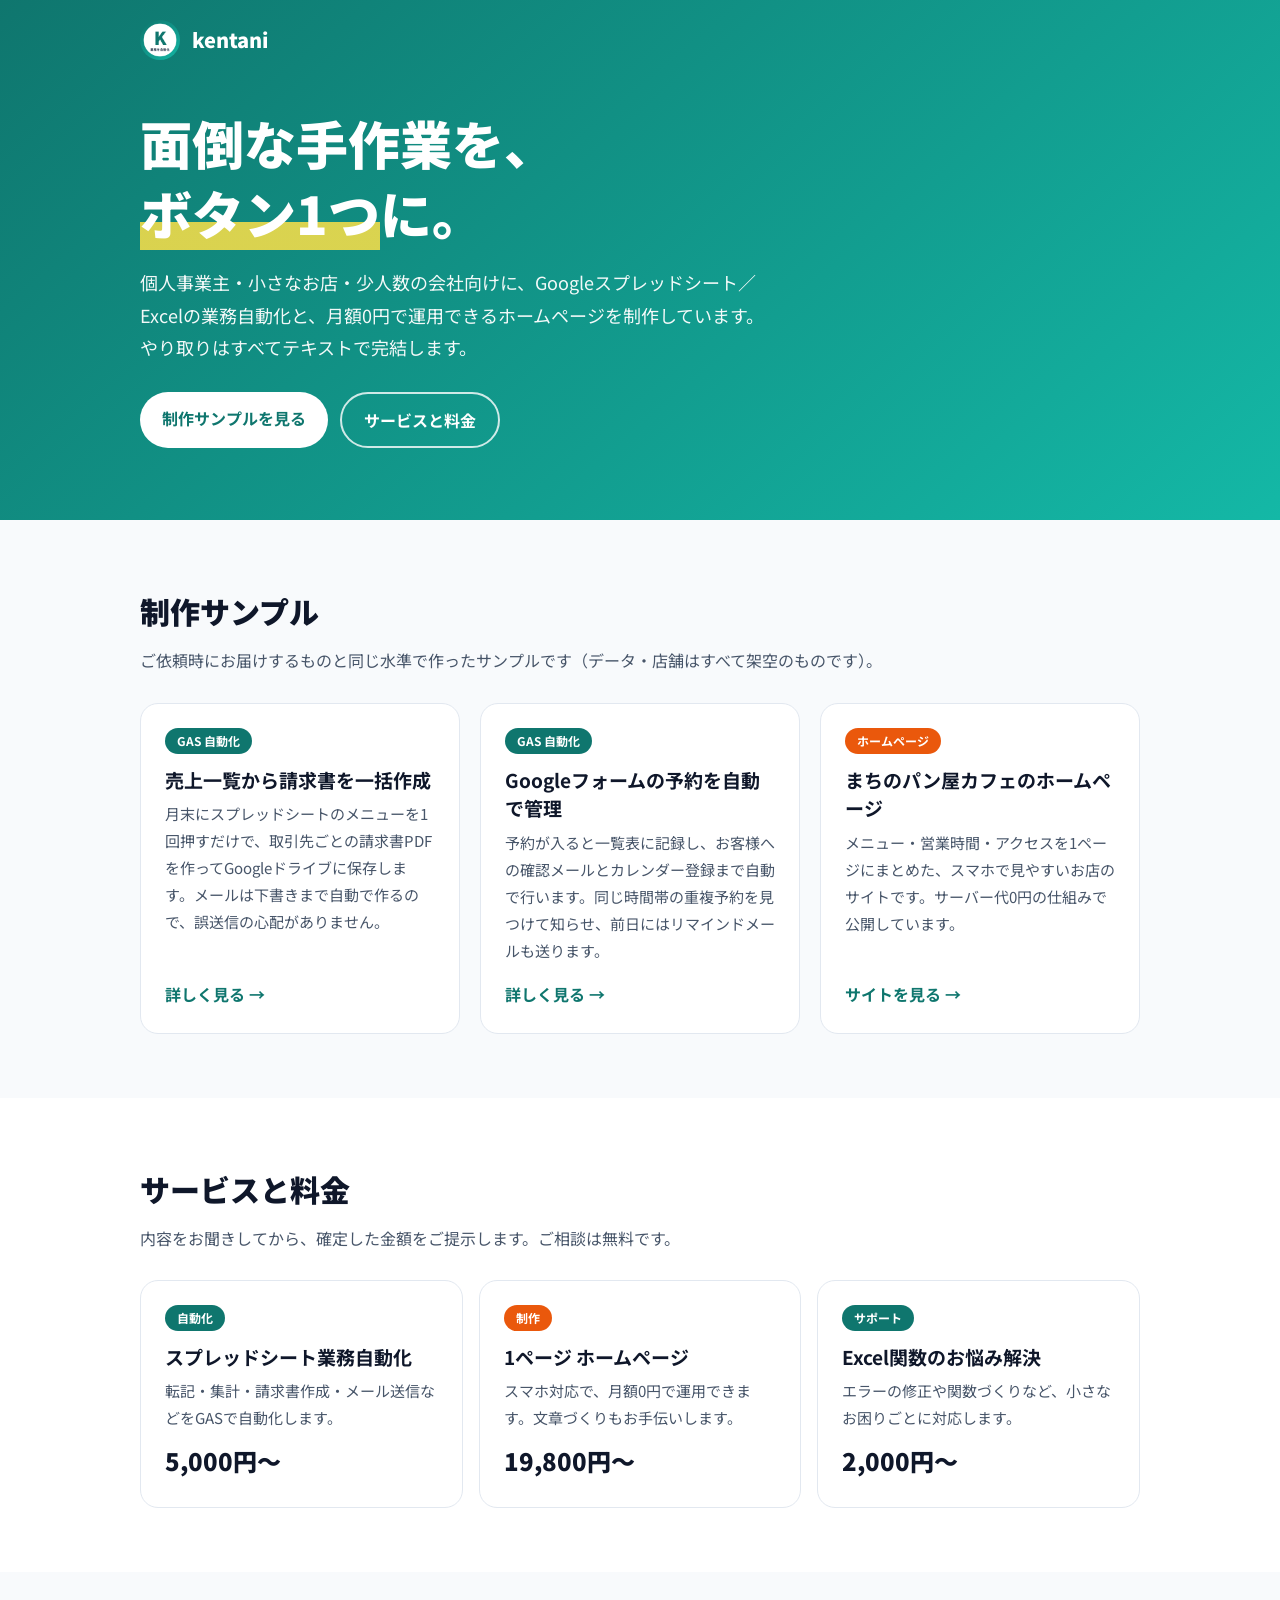
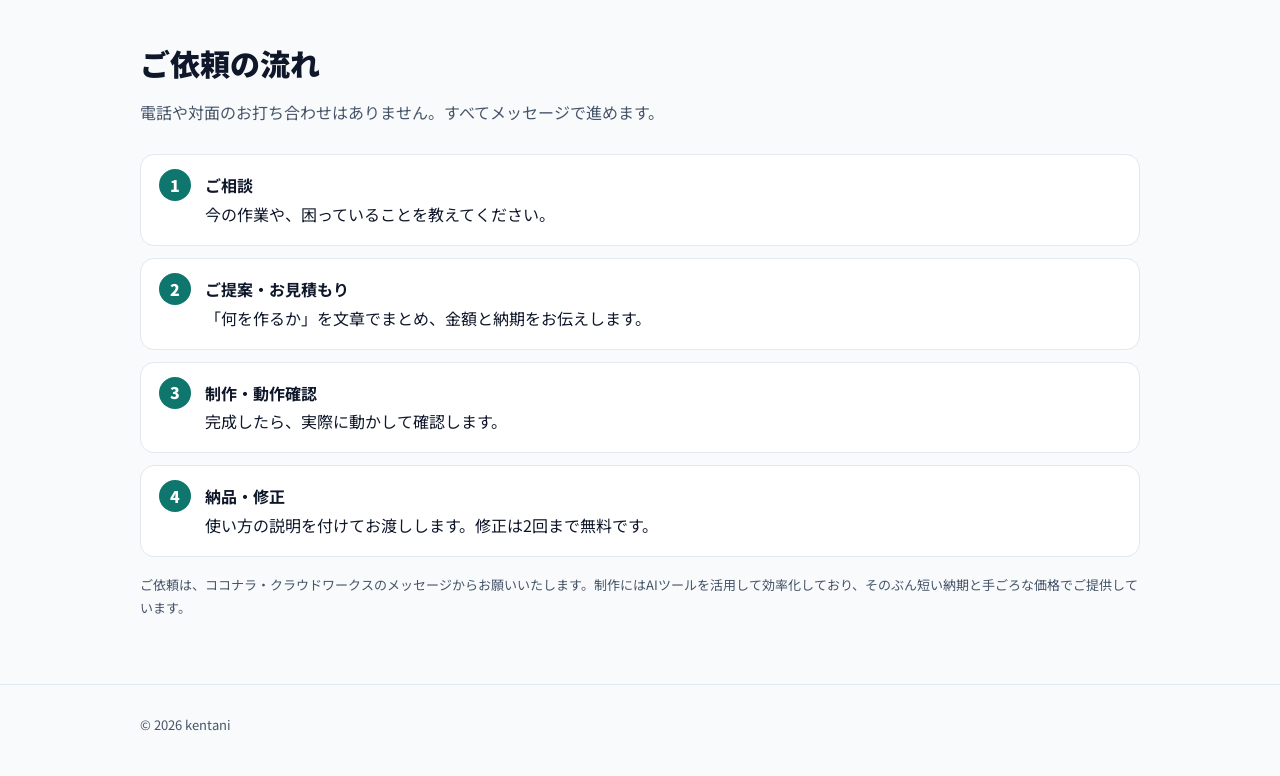
<file: index.html>
<!doctype html>
<html lang="ja">
<head>
<meta charset="utf-8">
<meta name="viewport" content="width=device-width,initial-scale=1">
<title>kentani｜スプレッドシート自動化・ホームページ制作</title>
<meta name="description" content="個人事業主・小さなお店向けに、Googleスプレッドシート／Excelの業務自動化（GAS）と、月額0円で運用できる1ページホームページを制作しています。">
<meta property="og:title" content="kentani｜スプレッドシート自動化・ホームページ制作">
<meta property="og:description" content="面倒な手作業をボタン1つに。小さなお店のホームページも月額0円で。">
<meta property="og:type" content="website">
<meta property="og:image" content="ogp.png">
<link rel="icon" href="icon.png">
<link rel="preconnect" href="https://fonts.googleapis.com">
<link href="https://fonts.googleapis.com/css2?family=Noto+Sans+JP:wght@400;700;900&display=swap" rel="stylesheet">
<style>
:root{--ink:#0f172a;--sub:#475569;--line:#e2e8f0;--bg:#f8fafc;--card:#fff;--brand:#0f766e;--brand2:#14b8a6;--accent:#ea580c}
*{box-sizing:border-box;margin:0;padding:0}
body{font-family:'Noto Sans JP',system-ui,sans-serif;color:var(--ink);background:var(--bg);line-height:1.8;-webkit-text-size-adjust:100%}
a{color:var(--brand)}
.wrap{max-width:1040px;margin:0 auto;padding:0 20px}
header{background:linear-gradient(140deg,var(--brand),var(--brand2));color:#fff;padding:20px 0 72px}
.nav{display:flex;align-items:center;gap:12px;font-weight:900;font-size:20px}
.nav img{width:40px;height:40px;border-radius:50%;background:#fff}
.hero h1{font-size:clamp(30px,6vw,52px);line-height:1.35;font-weight:900;margin-top:48px}
.hero h1 em{font-style:normal;background:linear-gradient(transparent 62%,rgba(253,224,71,.85) 62%)}
.hero p{margin-top:18px;font-size:clamp(15px,2.4vw,18px);max-width:640px;opacity:.95}
.btns{display:flex;flex-wrap:wrap;gap:12px;margin-top:28px}
.btn{display:inline-block;background:#fff;color:var(--brand);font-weight:700;padding:12px 22px;border-radius:999px;text-decoration:none}
.btn.ghost{background:transparent;color:#fff;border:2px solid rgba(255,255,255,.8)}
section{padding:64px 0}
h2{font-size:clamp(22px,4vw,30px);font-weight:900;margin-bottom:8px}
.lead{color:var(--sub);margin-bottom:28px}
.grid{display:grid;grid-template-columns:repeat(auto-fit,minmax(280px,1fr));gap:20px}
.card{background:var(--card);border:1px solid var(--line);border-radius:18px;padding:24px;display:flex;flex-direction:column}
.tag{display:inline-block;font-size:12px;font-weight:700;color:#fff;background:var(--brand);border-radius:999px;padding:2px 12px;align-self:flex-start}
.tag.hp{background:var(--accent)}
.card h3{font-size:19px;margin:12px 0 6px;line-height:1.5}
.card p{color:var(--sub);font-size:15px;flex:1}
.card a.more{margin-top:16px;font-weight:700;text-decoration:none}
.svc{display:grid;grid-template-columns:repeat(auto-fit,minmax(240px,1fr));gap:16px}
.svc .card .price{font-size:24px;font-weight:900;color:var(--ink);margin-top:8px}
.svc .card .price small{font-size:14px;color:var(--sub);font-weight:400}
ol.flow{list-style:none;counter-reset:s;display:grid;gap:12px}
ol.flow li{counter-increment:s;background:#fff;border:1px solid var(--line);border-radius:14px;padding:16px 18px 16px 64px;position:relative}
ol.flow li::before{content:counter(s);position:absolute;left:18px;top:14px;width:32px;height:32px;border-radius:50%;background:var(--brand);color:#fff;font-weight:900;display:grid;place-items:center}
.note{font-size:13px;color:var(--sub);margin-top:16px}
footer{border-top:1px solid var(--line);padding:28px 0 40px;color:var(--sub);font-size:13px}
</style>
</head>
<body>
<header>
  <div class="wrap">
    <div class="nav"><img src="icon.png" alt="">kentani</div>
    <div class="hero">
      <h1>面倒な手作業を、<br><em>ボタン1つ</em>に。</h1>
      <p>個人事業主・小さなお店・少人数の会社向けに、Googleスプレッドシート／Excelの業務自動化と、月額0円で運用できるホームページを制作しています。やり取りはすべてテキストで完結します。</p>
      <div class="btns">
        <a class="btn" href="#works">制作サンプルを見る</a>
        <a class="btn ghost" href="#services">サービスと料金</a>
      </div>
    </div>
  </div>
</header>

<main>
<section id="works">
  <div class="wrap">
    <h2>制作サンプル</h2>
    <p class="lead">ご依頼時にお届けするものと同じ水準で作ったサンプルです（データ・店舗はすべて架空のものです）。</p>
    <div class="grid">
      <article class="card">
        <span class="tag">GAS 自動化</span>
        <h3>売上一覧から請求書を一括作成</h3>
        <p>月末にスプレッドシートのメニューを1回押すだけで、取引先ごとの請求書PDFを作ってGoogleドライブに保存します。メールは下書きまで自動で作るので、誤送信の心配がありません。</p>
        <a class="more" href="works/gas-invoice/">詳しく見る →</a>
      </article>
      <article class="card">
        <span class="tag">GAS 自動化</span>
        <h3>Googleフォームの予約を自動で管理</h3>
        <p>予約が入ると一覧表に記録し、お客様への確認メールとカレンダー登録まで自動で行います。同じ時間帯の重複予約を見つけて知らせ、前日にはリマインドメールも送ります。</p>
        <a class="more" href="works/gas-reservation/">詳しく見る →</a>
      </article>
      <article class="card">
        <span class="tag hp">ホームページ</span>
        <h3>まちのパン屋カフェのホームページ</h3>
        <p>メニュー・営業時間・アクセスを1ページにまとめた、スマホで見やすいお店のサイトです。サーバー代0円の仕組みで公開しています。</p>
        <a class="more" href="works/sample-shop/">サイトを見る →</a>
      </article>
    </div>
  </div>
</section>

<section id="services" style="background:#fff">
  <div class="wrap">
    <h2>サービスと料金</h2>
    <p class="lead">内容をお聞きしてから、確定した金額をご提示します。ご相談は無料です。</p>
    <div class="svc">
      <div class="card"><span class="tag">自動化</span><h3>スプレッドシート業務自動化</h3><p>転記・集計・請求書作成・メール送信などをGASで自動化します。</p><div class="price">5,000円〜</div></div>
      <div class="card"><span class="tag hp">制作</span><h3>1ページ ホームページ</h3><p>スマホ対応で、月額0円で運用できます。文章づくりもお手伝いします。</p><div class="price">19,800円〜</div></div>
      <div class="card"><span class="tag">サポート</span><h3>Excel関数のお悩み解決</h3><p>エラーの修正や関数づくりなど、小さなお困りごとに対応します。</p><div class="price">2,000円〜</div></div>
    </div>
  </div>
</section>

<section id="flow">
  <div class="wrap">
    <h2>ご依頼の流れ</h2>
    <p class="lead">電話や対面のお打ち合わせはありません。すべてメッセージで進めます。</p>
    <ol class="flow">
      <li><b>ご相談</b><br>今の作業や、困っていることを教えてください。</li>
      <li><b>ご提案・お見積もり</b><br>「何を作るか」を文章でまとめ、金額と納期をお伝えします。</li>
      <li><b>制作・動作確認</b><br>完成したら、実際に動かして確認します。</li>
      <li><b>納品・修正</b><br>使い方の説明を付けてお渡しします。修正は2回まで無料です。</li>
    </ol>
    <p class="note">ご依頼は、ココナラ・クラウドワークスのメッセージからお願いいたします。制作にはAIツールを活用して効率化しており、そのぶん短い納期と手ごろな価格でご提供しています。</p>
  </div>
</section>
</main>

<footer>
  <div class="wrap">© 2026 kentani</div>
</footer>
</body>
</html>
</file>
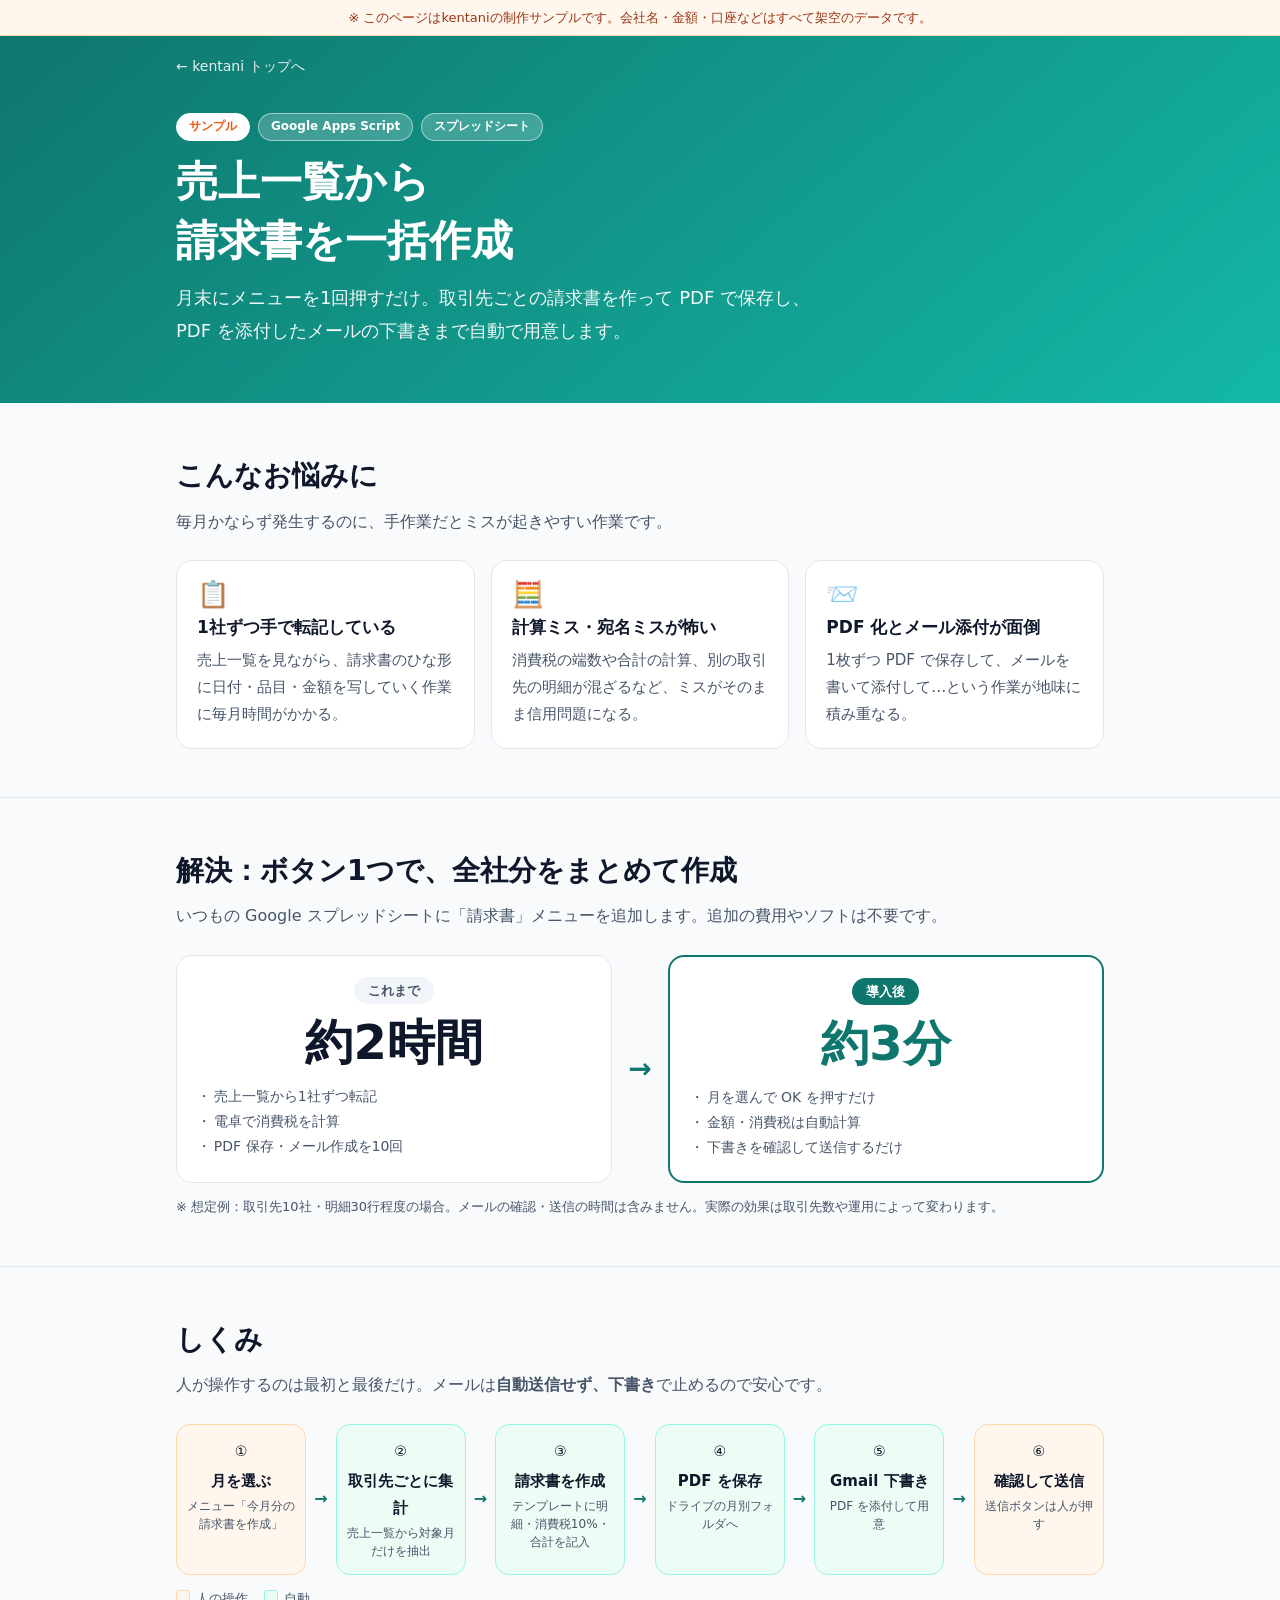
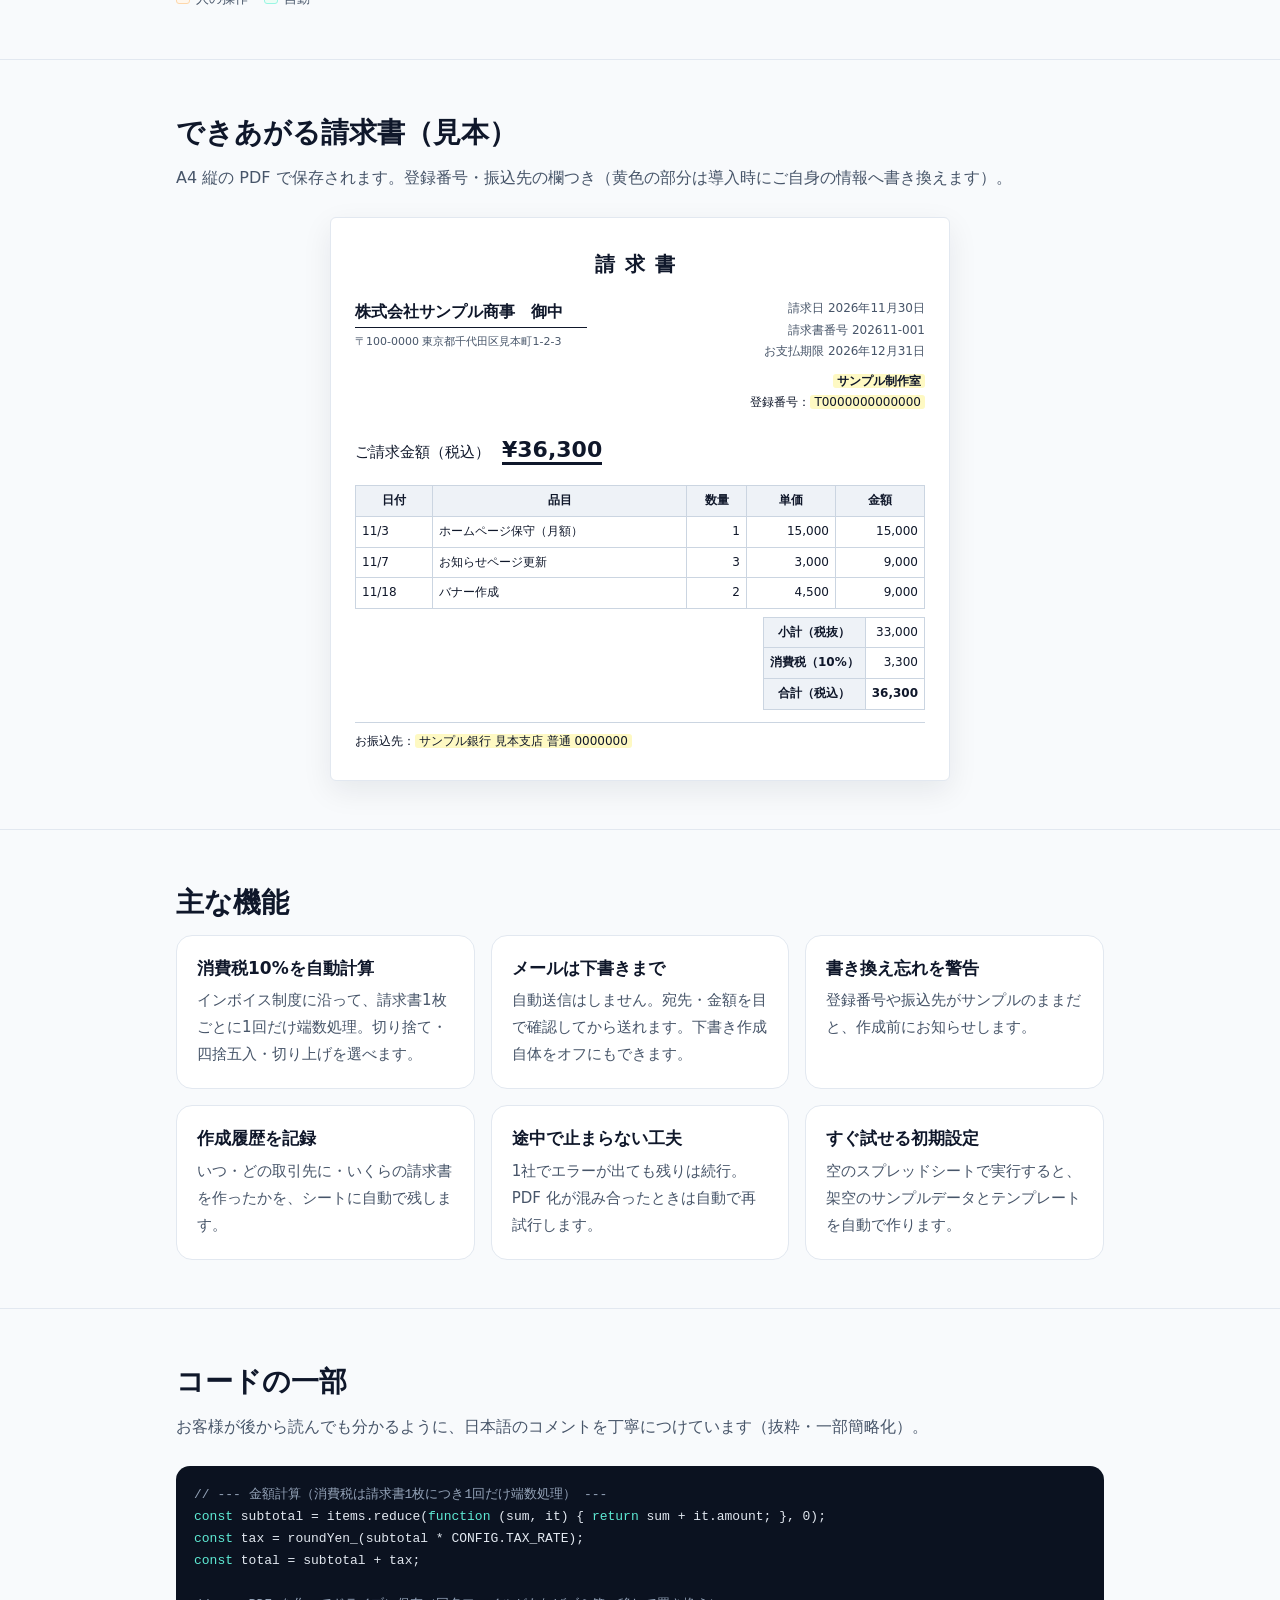
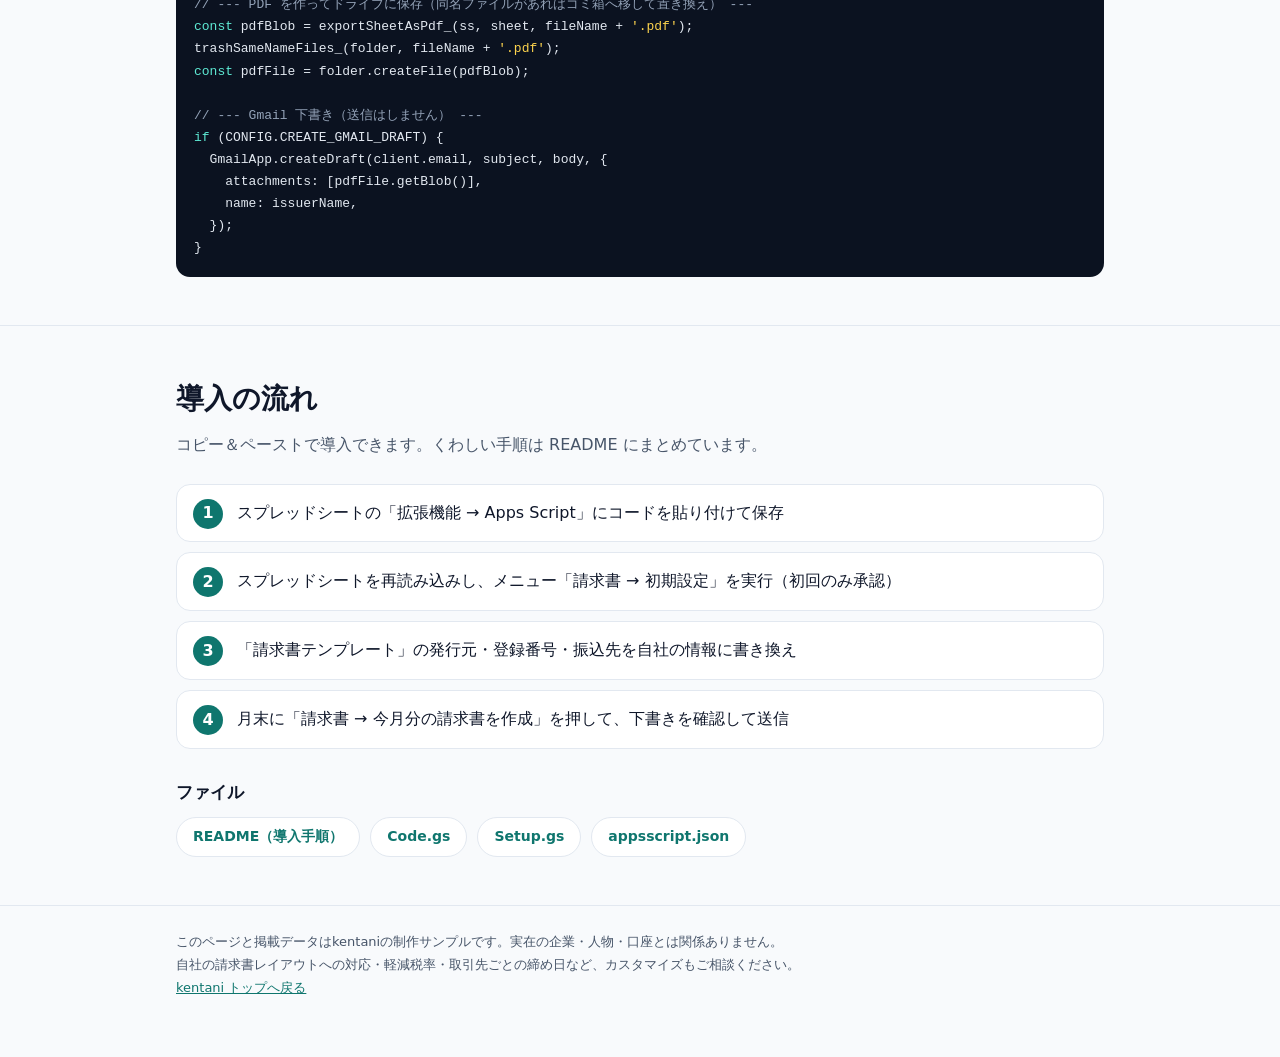
<file: works/gas-invoice/index.html>
<!doctype html>
<html lang="ja">
<head>
<meta charset="utf-8">
<meta name="viewport" content="width=device-width,initial-scale=1">
<title>請求書一括作成（サンプル）｜kentani</title>
<meta name="description" content="Googleスプレッドシートの売上一覧から、取引先ごとの請求書PDFをボタン1つで一括作成するGoogle Apps Scriptのサンプルです。データはすべて架空です。">
<link rel="icon" href="../../icon.png">
<style>
:root{--ink:#0f172a;--sub:#475569;--line:#e2e8f0;--bg:#f8fafc;--card:#fff;--brand:#0f766e;--brand2:#14b8a6;--soft:#ecfdf5;--warn:#ea580c;--code:#0b1220}
*{box-sizing:border-box;margin:0;padding:0}
body{font-family:"Noto Sans JP","Hiragino Kaku Gothic ProN","Hiragino Sans",Meiryo,system-ui,sans-serif;color:var(--ink);background:var(--bg);line-height:1.8;-webkit-text-size-adjust:100%}
a{color:var(--brand)}
.wrap{max-width:960px;margin:0 auto;padding:0 16px}
.sample-bar{background:#fff7ed;color:#9a3412;font-size:13px;text-align:center;padding:6px 16px;border-bottom:1px solid #fed7aa}
header{background:linear-gradient(140deg,var(--brand),var(--brand2));color:#fff;padding:16px 0 56px}
.back{color:#fff;text-decoration:none;font-size:14px;opacity:.9}
.badges{display:flex;flex-wrap:wrap;gap:8px;margin-top:32px}
.badge{font-size:12px;font-weight:700;border-radius:999px;padding:2px 12px;background:rgba(255,255,255,.2);border:1px solid rgba(255,255,255,.5)}
.badge.sample{background:#fff;color:var(--warn);border-color:#fff}
h1{font-size:clamp(26px,5.5vw,42px);line-height:1.4;font-weight:900;margin-top:12px}
header p{margin-top:12px;font-size:clamp(15px,2.4vw,18px);max-width:640px;opacity:.95}
section{padding:48px 0}
section+section{border-top:1px solid var(--line)}
h2{font-size:clamp(21px,4vw,28px);font-weight:900;margin-bottom:6px}
.lead{color:var(--sub);margin-bottom:24px}
.grid{display:grid;grid-template-columns:repeat(auto-fit,minmax(240px,1fr));gap:16px}
.card{background:var(--card);border:1px solid var(--line);border-radius:16px;padding:20px}
.card h3{font-size:17px;margin-bottom:6px;line-height:1.5}
.card p{color:var(--sub);font-size:15px}
.icon{font-size:26px;line-height:1;margin-bottom:8px}
/* ビフォー・アフター */
.ba{display:grid;grid-template-columns:1fr auto 1fr;gap:16px;align-items:stretch}
.ba .card{text-align:center}
.ba .label{display:inline-block;font-size:13px;font-weight:700;border-radius:999px;padding:2px 14px;margin-bottom:10px}
.before .label{background:#f1f5f9;color:var(--sub)}
.after{border:2px solid var(--brand)}
.after .label{background:var(--brand);color:#fff}
.big{font-size:clamp(34px,7vw,48px);font-weight:900;line-height:1.2}
.after .big{color:var(--brand)}
.ba ul{list-style:none;text-align:left;margin-top:12px;font-size:14px;color:var(--sub)}
.ba li{padding-left:1.2em;position:relative}
.ba li::before{content:"・";position:absolute;left:0}
.ba .arrow{display:flex;align-items:center;justify-content:center;font-size:28px;color:var(--brand);font-weight:900}
.assume{font-size:13px;color:var(--sub);margin-top:12px}
/* 仕組みの図 */
.flow{display:flex;align-items:stretch;gap:8px;flex-wrap:nowrap}
.step{flex:1;background:#fff;border:1px solid var(--line);border-radius:14px;padding:14px 10px;text-align:center;font-size:14px;position:relative}
.step b{display:block;font-size:15px;margin:4px 0 2px}
.step small{color:var(--sub);font-size:12px;display:block;line-height:1.5}
.step.auto{background:var(--soft);border-color:#99f6e4}
.step.human{background:#fff7ed;border-color:#fed7aa}
.flow .to{display:flex;align-items:center;color:var(--brand);font-weight:900}
.legend{display:flex;flex-wrap:wrap;gap:16px;font-size:13px;color:var(--sub);margin-top:12px}
.legend span::before{content:"";display:inline-block;width:12px;height:12px;border-radius:3px;margin-right:6px;vertical-align:-1px}
.legend .l-auto::before{background:var(--soft);border:1px solid #99f6e4}
.legend .l-human::before{background:#fff7ed;border:1px solid #fed7aa}
/* 請求書の見本 */
.paper{background:#fff;border:1px solid var(--line);border-radius:6px;box-shadow:0 10px 30px rgba(15,23,42,.08);padding:28px 24px;max-width:620px;margin:0 auto;font-size:13px}
.paper h4{text-align:center;font-size:20px;letter-spacing:.5em;margin-bottom:16px}
.paper .top{display:flex;justify-content:space-between;gap:16px;flex-wrap:wrap}
.paper .to{font-size:16px;font-weight:700;border-bottom:1px solid var(--ink);display:inline-block;padding-right:24px}
.paper .meta{text-align:right;color:var(--sub);font-size:12px}
.paper .issuer{text-align:right;font-size:12px;margin-top:8px}
.paper .total{margin:16px 0;font-size:15px}
.paper .total strong{font-size:22px;border-bottom:3px solid var(--ink);margin-left:12px}
.paper table{width:100%;border-collapse:collapse;font-size:12px}
.paper th,.paper td{border:1px solid #cbd5e1;padding:4px 6px}
.paper th{background:#eef2f7;white-space:nowrap}
.paper td.n{text-align:right}
.paper .sum{width:auto;margin:8px 0 0 auto}
.paper .ph{background:#fef9c3;padding:0 4px;border-radius:3px}
.paper .bank{margin-top:12px;font-size:12px;border-top:1px solid #cbd5e1;padding-top:8px}
/* コード */
pre{background:var(--code);color:#e2e8f0;border-radius:14px;padding:18px;overflow-x:auto;font-size:13px;line-height:1.7;font-family:Consolas,"Courier New",monospace}
pre .c{color:#94a3b8}
pre .k{color:#5eead4}
pre .s{color:#fcd34d}
/* 手順 */
ol.steps{list-style:none;counter-reset:s;display:grid;gap:10px}
ol.steps li{counter-increment:s;background:#fff;border:1px solid var(--line);border-radius:14px;padding:14px 16px 14px 60px;position:relative}
ol.steps li::before{content:counter(s);position:absolute;left:16px;top:14px;width:30px;height:30px;border-radius:50%;background:var(--brand);color:#fff;font-weight:900;display:grid;place-items:center}
.files{display:flex;flex-wrap:wrap;gap:10px}
.files a{display:inline-block;background:#fff;border:1px solid var(--line);border-radius:999px;padding:6px 16px;text-decoration:none;font-weight:700;font-size:14px}
footer{border-top:1px solid var(--line);padding:24px 0 40px;color:var(--sub);font-size:13px}
@media (max-width:820px){
  .ba{grid-template-columns:1fr}
  .ba .arrow{transform:rotate(90deg)}
  .flow{flex-direction:column}
  .flow .to{justify-content:center;transform:rotate(90deg);height:20px}
  .paper{padding:20px 14px}
}
</style>
</head>
<body>
<div class="sample-bar">※ このページはkentaniの制作サンプルです。会社名・金額・口座などはすべて架空のデータです。</div>

<header>
  <div class="wrap">
    <a class="back" href="../../index.html">← kentani トップへ</a>
    <div class="badges"><span class="badge sample">サンプル</span><span class="badge">Google Apps Script</span><span class="badge">スプレッドシート</span></div>
    <h1>売上一覧から<br>請求書を一括作成</h1>
    <p>月末にメニューを1回押すだけ。取引先ごとの請求書を作って PDF で保存し、PDF を添付したメールの下書きまで自動で用意します。</p>
  </div>
</header>

<main>
<section>
  <div class="wrap">
    <h2>こんなお悩みに</h2>
    <p class="lead">毎月かならず発生するのに、手作業だとミスが起きやすい作業です。</p>
    <div class="grid">
      <div class="card"><div class="icon">📋</div><h3>1社ずつ手で転記している</h3><p>売上一覧を見ながら、請求書のひな形に日付・品目・金額を写していく作業に毎月時間がかかる。</p></div>
      <div class="card"><div class="icon">🧮</div><h3>計算ミス・宛名ミスが怖い</h3><p>消費税の端数や合計の計算、別の取引先の明細が混ざるなど、ミスがそのまま信用問題になる。</p></div>
      <div class="card"><div class="icon">📨</div><h3>PDF 化とメール添付が面倒</h3><p>1枚ずつ PDF で保存して、メールを書いて添付して…という作業が地味に積み重なる。</p></div>
    </div>
  </div>
</section>

<section>
  <div class="wrap">
    <h2>解決：ボタン1つで、全社分をまとめて作成</h2>
    <p class="lead">いつもの Google スプレッドシートに「請求書」メニューを追加します。追加の費用やソフトは不要です。</p>
    <div class="ba">
      <div class="card before">
        <span class="label">これまで</span>
        <div class="big">約2時間</div>
        <ul><li>売上一覧から1社ずつ転記</li><li>電卓で消費税を計算</li><li>PDF 保存・メール作成を10回</li></ul>
      </div>
      <div class="arrow" aria-hidden="true">→</div>
      <div class="card after">
        <span class="label">導入後</span>
        <div class="big">約3分</div>
        <ul><li>月を選んで OK を押すだけ</li><li>金額・消費税は自動計算</li><li>下書きを確認して送信するだけ</li></ul>
      </div>
    </div>
    <p class="assume">※ 想定例：取引先10社・明細30行程度の場合。メールの確認・送信の時間は含みません。実際の効果は取引先数や運用によって変わります。</p>
  </div>
</section>

<section>
  <div class="wrap">
    <h2>しくみ</h2>
    <p class="lead">人が操作するのは最初と最後だけ。メールは<strong>自動送信せず、下書き</strong>で止めるので安心です。</p>
    <div class="flow" role="list">
      <div class="step human" role="listitem">①<b>月を選ぶ</b><small>メニュー「今月分の請求書を作成」</small></div>
      <div class="to" aria-hidden="true">→</div>
      <div class="step auto" role="listitem">②<b>取引先ごとに集計</b><small>売上一覧から対象月だけを抽出</small></div>
      <div class="to" aria-hidden="true">→</div>
      <div class="step auto" role="listitem">③<b>請求書を作成</b><small>テンプレートに明細・消費税10%・合計を記入</small></div>
      <div class="to" aria-hidden="true">→</div>
      <div class="step auto" role="listitem">④<b>PDF を保存</b><small>ドライブの月別フォルダへ</small></div>
      <div class="to" aria-hidden="true">→</div>
      <div class="step auto" role="listitem">⑤<b>Gmail 下書き</b><small>PDF を添付して用意</small></div>
      <div class="to" aria-hidden="true">→</div>
      <div class="step human" role="listitem">⑥<b>確認して送信</b><small>送信ボタンは人が押す</small></div>
    </div>
    <div class="legend"><span class="l-human">人の操作</span><span class="l-auto">自動</span></div>
  </div>
</section>

<section>
  <div class="wrap">
    <h2>できあがる請求書（見本）</h2>
    <p class="lead">A4 縦の PDF で保存されます。登録番号・振込先の欄つき（黄色の部分は導入時にご自身の情報へ書き換えます）。</p>
    <div class="paper" aria-label="請求書の見本（架空のデータ）">
      <h4>請求書</h4>
      <div class="top">
        <div><span class="to">株式会社サンプル商事　御中</span><div style="font-size:11px;color:var(--sub);margin-top:4px">〒100-0000 東京都千代田区見本町1-2-3</div></div>
        <div class="meta">請求日 2026年11月30日<br>請求書番号 202611-001<br>お支払期限 2026年12月31日</div>
      </div>
      <div class="issuer"><b><span class="ph">サンプル制作室</span></b><br>登録番号：<span class="ph">T0000000000000</span></div>
      <div class="total">ご請求金額（税込）<strong>¥36,300</strong></div>
      <table>
        <thead><tr><th>日付</th><th>品目</th><th>数量</th><th>単価</th><th>金額</th></tr></thead>
        <tbody>
          <tr><td>11/3</td><td>ホームページ保守（月額）</td><td class="n">1</td><td class="n">15,000</td><td class="n">15,000</td></tr>
          <tr><td>11/7</td><td>お知らせページ更新</td><td class="n">3</td><td class="n">3,000</td><td class="n">9,000</td></tr>
          <tr><td>11/18</td><td>バナー作成</td><td class="n">2</td><td class="n">4,500</td><td class="n">9,000</td></tr>
        </tbody>
      </table>
      <table class="sum">
        <tr><th>小計（税抜）</th><td class="n">33,000</td></tr>
        <tr><th>消費税（10%）</th><td class="n">3,300</td></tr>
        <tr><th>合計（税込）</th><td class="n"><b>36,300</b></td></tr>
      </table>
      <div class="bank">お振込先：<span class="ph">サンプル銀行 見本支店 普通 0000000</span></div>
    </div>
  </div>
</section>

<section>
  <div class="wrap">
    <h2>主な機能</h2>
    <div class="grid">
      <div class="card"><h3>消費税10%を自動計算</h3><p>インボイス制度に沿って、請求書1枚ごとに1回だけ端数処理。切り捨て・四捨五入・切り上げを選べます。</p></div>
      <div class="card"><h3>メールは下書きまで</h3><p>自動送信はしません。宛先・金額を目で確認してから送れます。下書き作成自体をオフにもできます。</p></div>
      <div class="card"><h3>書き換え忘れを警告</h3><p>登録番号や振込先がサンプルのままだと、作成前にお知らせします。</p></div>
      <div class="card"><h3>作成履歴を記録</h3><p>いつ・どの取引先に・いくらの請求書を作ったかを、シートに自動で残します。</p></div>
      <div class="card"><h3>途中で止まらない工夫</h3><p>1社でエラーが出ても残りは続行。PDF 化が混み合ったときは自動で再試行します。</p></div>
      <div class="card"><h3>すぐ試せる初期設定</h3><p>空のスプレッドシートで実行すると、架空のサンプルデータとテンプレートを自動で作ります。</p></div>
    </div>
  </div>
</section>

<section>
  <div class="wrap">
    <h2>コードの一部</h2>
    <p class="lead">お客様が後から読んでも分かるように、日本語のコメントを丁寧につけています（抜粋・一部簡略化）。</p>
<pre><code><span class="c">// --- 金額計算（消費税は請求書1枚につき1回だけ端数処理） ---</span>
<span class="k">const</span> subtotal = items.reduce(<span class="k">function</span> (sum, it) { <span class="k">return</span> sum + it.amount; }, 0);
<span class="k">const</span> tax = roundYen_(subtotal * CONFIG.TAX_RATE);
<span class="k">const</span> total = subtotal + tax;

<span class="c">// --- PDF を作ってドライブに保存（同名ファイルがあればゴミ箱へ移して置き換え） ---</span>
<span class="k">const</span> pdfBlob = exportSheetAsPdf_(ss, sheet, fileName + <span class="s">'.pdf'</span>);
trashSameNameFiles_(folder, fileName + <span class="s">'.pdf'</span>);
<span class="k">const</span> pdfFile = folder.createFile(pdfBlob);

<span class="c">// --- Gmail 下書き（送信はしません） ---</span>
<span class="k">if</span> (CONFIG.CREATE_GMAIL_DRAFT) {
  GmailApp.createDraft(client.email, subject, body, {
    attachments: [pdfFile.getBlob()],
    name: issuerName,
  });
}</code></pre>
  </div>
</section>

<section>
  <div class="wrap">
    <h2>導入の流れ</h2>
    <p class="lead">コピー＆ペーストで導入できます。くわしい手順は README にまとめています。</p>
    <ol class="steps">
      <li>スプレッドシートの「拡張機能 → Apps Script」にコードを貼り付けて保存</li>
      <li>スプレッドシートを再読み込みし、メニュー「請求書 → 初期設定」を実行（初回のみ承認）</li>
      <li>「請求書テンプレート」の発行元・登録番号・振込先を自社の情報に書き換え</li>
      <li>月末に「請求書 → 今月分の請求書を作成」を押して、下書きを確認して送信</li>
    </ol>
    <h3 style="margin:28px 0 10px;font-size:17px">ファイル</h3>
    <div class="files">
      <a href="README.md">README（導入手順）</a>
      <a href="Code.gs">Code.gs</a>
      <a href="Setup.gs">Setup.gs</a>
      <a href="appsscript.json">appsscript.json</a>
    </div>
  </div>
</section>
</main>

<footer>
  <div class="wrap">
    このページと掲載データはkentaniの制作サンプルです。実在の企業・人物・口座とは関係ありません。<br>
    自社の請求書レイアウトへの対応・軽減税率・取引先ごとの締め日など、カスタマイズもご相談ください。<br>
    <a href="../../index.html">kentani トップへ戻る</a>
  </div>
</footer>
</body>
</html>
</file>
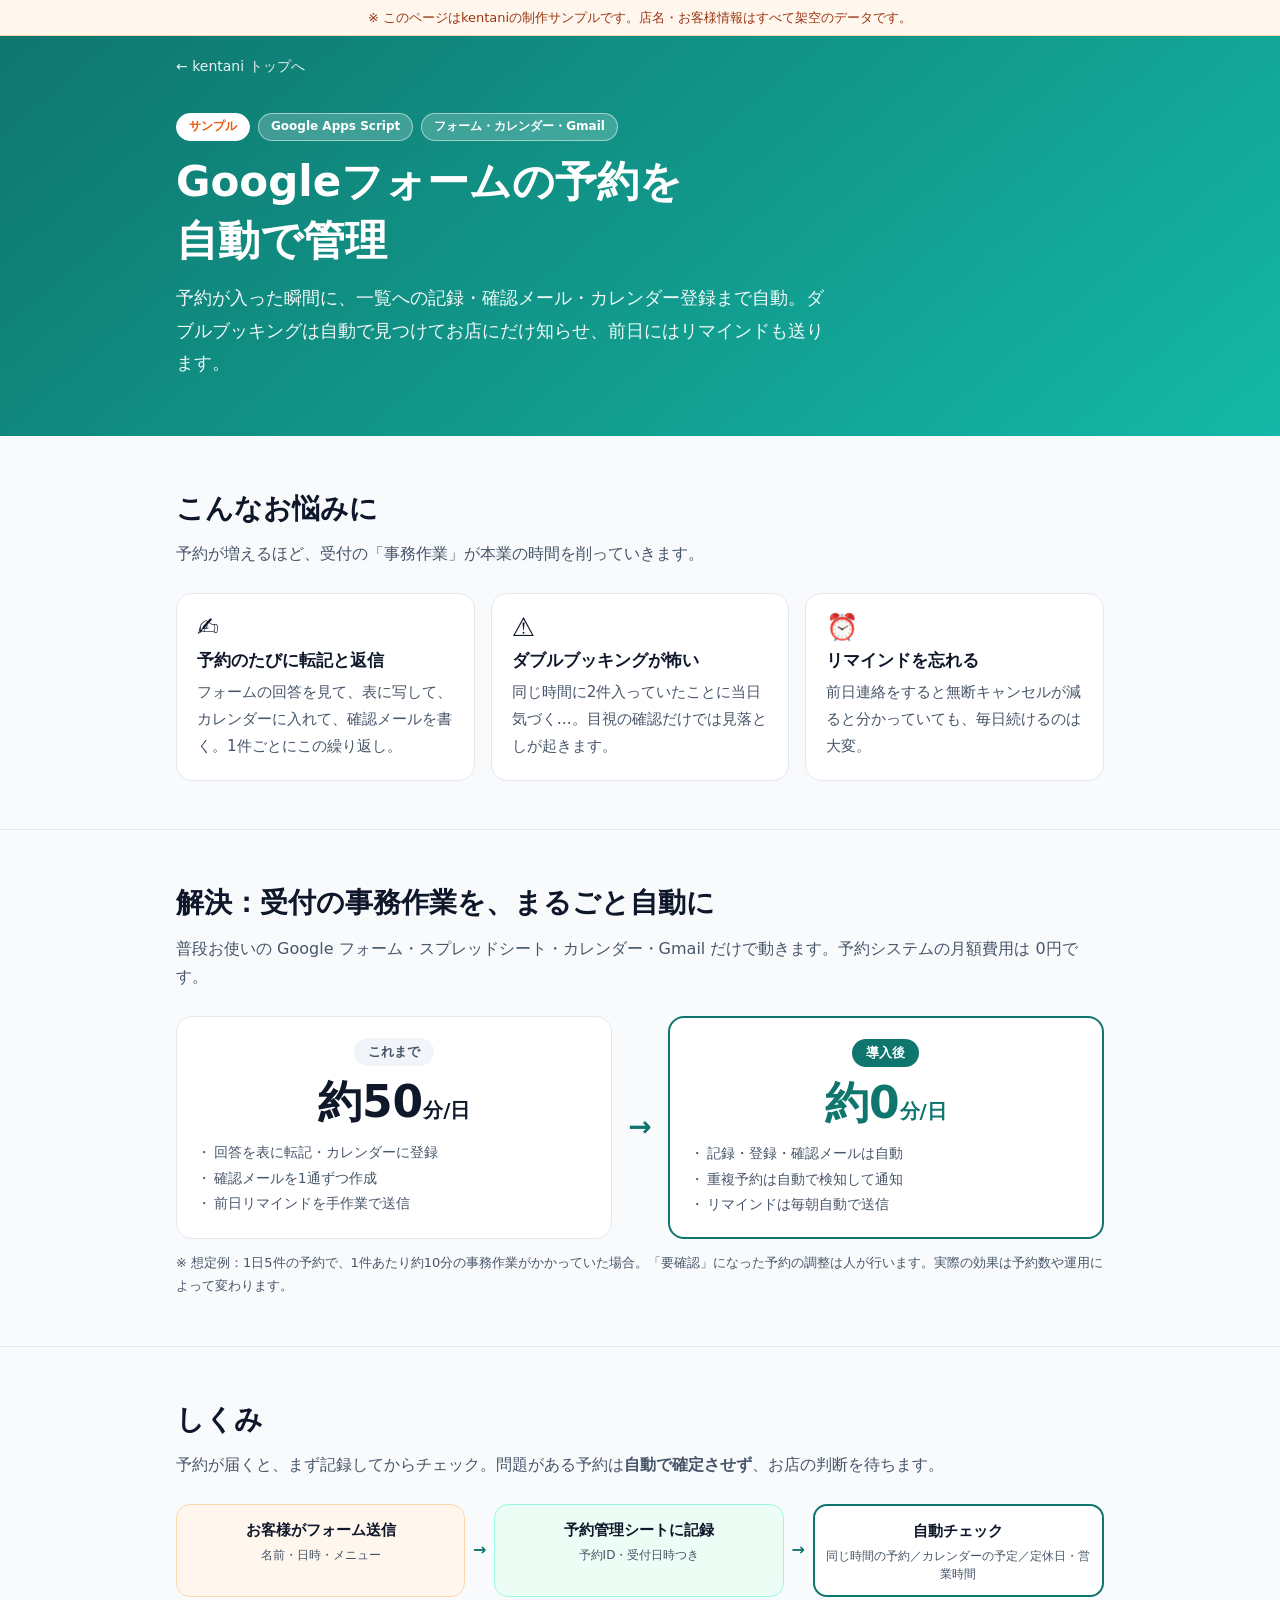
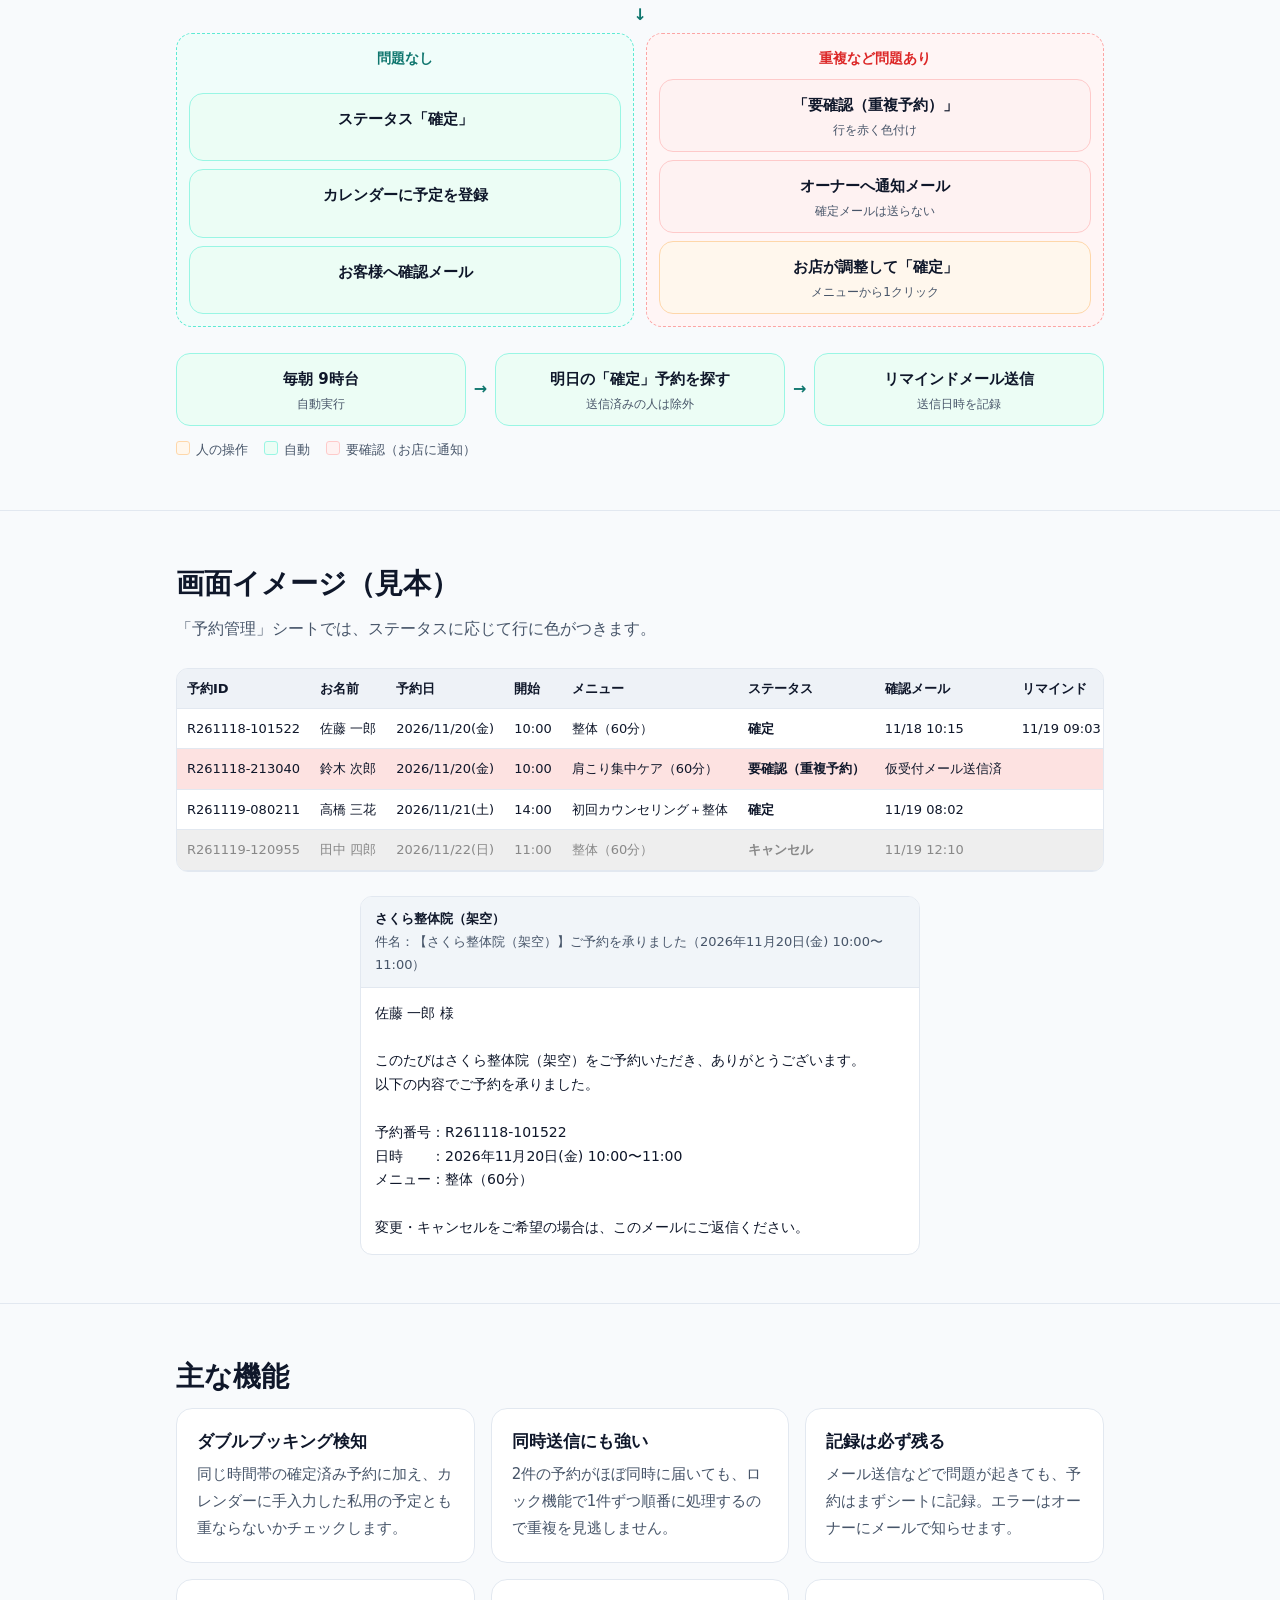
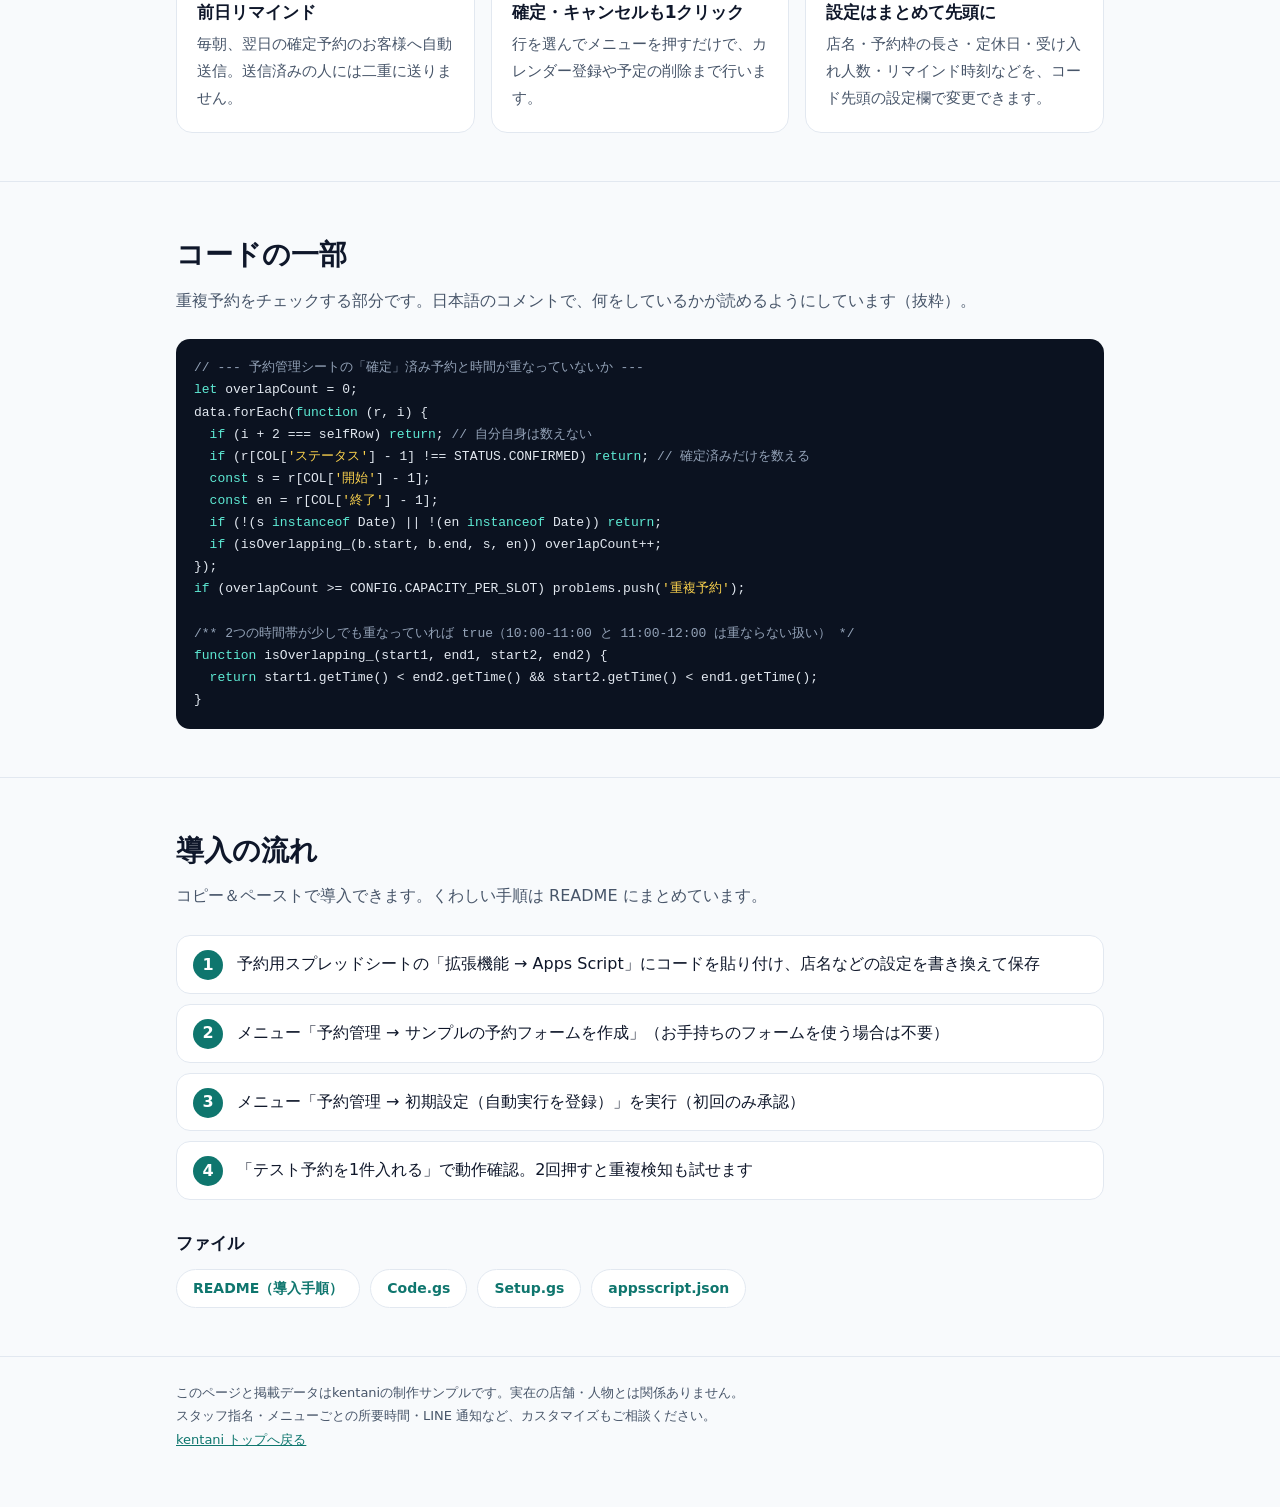
<file: works/gas-reservation/index.html>
<!doctype html>
<html lang="ja">
<head>
<meta charset="utf-8">
<meta name="viewport" content="width=device-width,initial-scale=1">
<title>予約の自動管理（サンプル）｜kentani</title>
<meta name="description" content="Googleフォームの予約を自動で一覧に記録し、確認メール・カレンダー登録・重複予約の検知・前日リマインドまで行うGoogle Apps Scriptのサンプルです。店名・データはすべて架空です。">
<link rel="icon" href="../../icon.png">
<style>
:root{--ink:#0f172a;--sub:#475569;--line:#e2e8f0;--bg:#f8fafc;--card:#fff;--brand:#0f766e;--brand2:#14b8a6;--soft:#ecfdf5;--warn:#ea580c;--ng:#dc2626;--ngsoft:#fef2f2;--code:#0b1220}
*{box-sizing:border-box;margin:0;padding:0}
body{font-family:"Noto Sans JP","Hiragino Kaku Gothic ProN","Hiragino Sans",Meiryo,system-ui,sans-serif;color:var(--ink);background:var(--bg);line-height:1.8;-webkit-text-size-adjust:100%}
a{color:var(--brand)}
.wrap{max-width:960px;margin:0 auto;padding:0 16px}
.sample-bar{background:#fff7ed;color:#9a3412;font-size:13px;text-align:center;padding:6px 16px;border-bottom:1px solid #fed7aa}
header{background:linear-gradient(140deg,var(--brand),var(--brand2));color:#fff;padding:16px 0 56px}
.back{color:#fff;text-decoration:none;font-size:14px;opacity:.9}
.badges{display:flex;flex-wrap:wrap;gap:8px;margin-top:32px}
.badge{font-size:12px;font-weight:700;border-radius:999px;padding:2px 12px;background:rgba(255,255,255,.2);border:1px solid rgba(255,255,255,.5)}
.badge.sample{background:#fff;color:var(--warn);border-color:#fff}
h1{font-size:clamp(26px,5.5vw,42px);line-height:1.4;font-weight:900;margin-top:12px}
header p{margin-top:12px;font-size:clamp(15px,2.4vw,18px);max-width:660px;opacity:.95}
section{padding:48px 0}
section+section{border-top:1px solid var(--line)}
h2{font-size:clamp(21px,4vw,28px);font-weight:900;margin-bottom:6px}
.lead{color:var(--sub);margin-bottom:24px}
.grid{display:grid;grid-template-columns:repeat(auto-fit,minmax(240px,1fr));gap:16px}
.card{background:var(--card);border:1px solid var(--line);border-radius:16px;padding:20px}
.card h3{font-size:17px;margin-bottom:6px;line-height:1.5}
.card p{color:var(--sub);font-size:15px}
.icon{font-size:26px;line-height:1;margin-bottom:8px}
/* ビフォー・アフター */
.ba{display:grid;grid-template-columns:1fr auto 1fr;gap:16px;align-items:stretch}
.ba .card{text-align:center}
.ba .label{display:inline-block;font-size:13px;font-weight:700;border-radius:999px;padding:2px 14px;margin-bottom:10px}
.before .label{background:#f1f5f9;color:var(--sub)}
.after{border:2px solid var(--brand)}
.after .label{background:var(--brand);color:#fff}
.big{font-size:clamp(30px,6.5vw,44px);font-weight:900;line-height:1.2}
.big small{font-size:.45em;font-weight:700}
.after .big{color:var(--brand)}
.ba ul{list-style:none;text-align:left;margin-top:12px;font-size:14px;color:var(--sub)}
.ba li{padding-left:1.2em;position:relative}
.ba li::before{content:"・";position:absolute;left:0}
.ba .arrow{display:flex;align-items:center;justify-content:center;font-size:28px;color:var(--brand);font-weight:900}
.assume{font-size:13px;color:var(--sub);margin-top:12px}
/* しくみの図 */
.diagram{display:grid;gap:10px}
.row{display:flex;gap:8px;align-items:stretch}
.box{flex:1;background:#fff;border:1px solid var(--line);border-radius:14px;padding:12px 10px;text-align:center;font-size:14px}
.box b{display:block;font-size:15px;margin-bottom:2px}
.box small{color:var(--sub);font-size:12px;display:block;line-height:1.5}
.box.in{background:#fff7ed;border-color:#fed7aa}
.box.auto{background:var(--soft);border-color:#99f6e4}
.box.ng{background:var(--ngsoft);border-color:#fecaca}
.box.check{background:#fff;border:2px solid var(--brand)}
.to{display:flex;align-items:center;justify-content:center;color:var(--brand);font-weight:900}
.down{text-align:center;color:var(--brand);font-weight:900;line-height:1}
.split{display:grid;grid-template-columns:1fr 1fr;gap:12px}
.branch{border-radius:16px;padding:12px;display:grid;gap:8px}
.branch.ok{background:#f0fdfa;border:1px dashed #5eead4}
.branch.bad{background:#fff5f5;border:1px dashed #fca5a5}
.branch h4{font-size:14px;text-align:center}
.branch.ok h4{color:var(--brand)}
.branch.bad h4{color:var(--ng)}
.daily{margin-top:16px}
.legend{display:flex;flex-wrap:wrap;gap:16px;font-size:13px;color:var(--sub);margin-top:12px}
.legend span::before{content:"";display:inline-block;width:12px;height:12px;border-radius:3px;margin-right:6px;vertical-align:-1px}
.legend .l-in::before{background:#fff7ed;border:1px solid #fed7aa}
.legend .l-auto::before{background:var(--soft);border:1px solid #99f6e4}
.legend .l-ng::before{background:var(--ngsoft);border:1px solid #fecaca}
/* シートとメールの見本 */
.sheet{overflow-x:auto;background:#fff;border:1px solid var(--line);border-radius:12px}
.sheet table{border-collapse:collapse;width:100%;min-width:640px;font-size:13px}
.sheet th,.sheet td{border-bottom:1px solid var(--line);padding:8px 10px;text-align:left;white-space:nowrap}
.sheet th{background:#eef2f7;font-weight:700}
.sheet tr.ng td{background:#fde2e1}
.sheet tr.cx td{background:#eeeeee;color:#888}
.st{font-weight:700}
.mail{background:#fff;border:1px solid var(--line);border-radius:12px;overflow:hidden;max-width:560px;margin:24px auto 0;font-size:14px}
.mail .hd{background:#f1f5f9;padding:10px 14px;font-size:13px;color:var(--sub);border-bottom:1px solid var(--line)}
.mail .hd b{color:var(--ink)}
.mail .bd{padding:14px;white-space:pre-wrap;line-height:1.7}
/* コード */
pre{background:var(--code);color:#e2e8f0;border-radius:14px;padding:18px;overflow-x:auto;font-size:13px;line-height:1.7;font-family:Consolas,"Courier New",monospace}
pre .c{color:#94a3b8}
pre .k{color:#5eead4}
pre .s{color:#fcd34d}
/* 手順 */
ol.steps{list-style:none;counter-reset:s;display:grid;gap:10px}
ol.steps li{counter-increment:s;background:#fff;border:1px solid var(--line);border-radius:14px;padding:14px 16px 14px 60px;position:relative}
ol.steps li::before{content:counter(s);position:absolute;left:16px;top:14px;width:30px;height:30px;border-radius:50%;background:var(--brand);color:#fff;font-weight:900;display:grid;place-items:center}
.files{display:flex;flex-wrap:wrap;gap:10px}
.files a{display:inline-block;background:#fff;border:1px solid var(--line);border-radius:999px;padding:6px 16px;text-decoration:none;font-weight:700;font-size:14px}
footer{border-top:1px solid var(--line);padding:24px 0 40px;color:var(--sub);font-size:13px}
@media (max-width:720px){
  .ba{grid-template-columns:1fr}
  .ba .arrow{transform:rotate(90deg)}
  .row{flex-direction:column}
  .row .to{transform:rotate(90deg);height:20px}
  .split{grid-template-columns:1fr}
}
</style>
</head>
<body>
<div class="sample-bar">※ このページはkentaniの制作サンプルです。店名・お客様情報はすべて架空のデータです。</div>

<header>
  <div class="wrap">
    <a class="back" href="../../index.html">← kentani トップへ</a>
    <div class="badges"><span class="badge sample">サンプル</span><span class="badge">Google Apps Script</span><span class="badge">フォーム・カレンダー・Gmail</span></div>
    <h1>Googleフォームの予約を<br>自動で管理</h1>
    <p>予約が入った瞬間に、一覧への記録・確認メール・カレンダー登録まで自動。ダブルブッキングは自動で見つけてお店にだけ知らせ、前日にはリマインドも送ります。</p>
  </div>
</header>

<main>
<section>
  <div class="wrap">
    <h2>こんなお悩みに</h2>
    <p class="lead">予約が増えるほど、受付の「事務作業」が本業の時間を削っていきます。</p>
    <div class="grid">
      <div class="card"><div class="icon">✍️</div><h3>予約のたびに転記と返信</h3><p>フォームの回答を見て、表に写して、カレンダーに入れて、確認メールを書く。1件ごとにこの繰り返し。</p></div>
      <div class="card"><div class="icon">⚠️</div><h3>ダブルブッキングが怖い</h3><p>同じ時間に2件入っていたことに当日気づく…。目視の確認だけでは見落としが起きます。</p></div>
      <div class="card"><div class="icon">⏰</div><h3>リマインドを忘れる</h3><p>前日連絡をすると無断キャンセルが減ると分かっていても、毎日続けるのは大変。</p></div>
    </div>
  </div>
</section>

<section>
  <div class="wrap">
    <h2>解決：受付の事務作業を、まるごと自動に</h2>
    <p class="lead">普段お使いの Google フォーム・スプレッドシート・カレンダー・Gmail だけで動きます。予約システムの月額費用は 0円です。</p>
    <div class="ba">
      <div class="card before">
        <span class="label">これまで</span>
        <div class="big">約50<small>分/日</small></div>
        <ul><li>回答を表に転記・カレンダーに登録</li><li>確認メールを1通ずつ作成</li><li>前日リマインドを手作業で送信</li></ul>
      </div>
      <div class="arrow" aria-hidden="true">→</div>
      <div class="card after">
        <span class="label">導入後</span>
        <div class="big">約0<small>分/日</small></div>
        <ul><li>記録・登録・確認メールは自動</li><li>重複予約は自動で検知して通知</li><li>リマインドは毎朝自動で送信</li></ul>
      </div>
    </div>
    <p class="assume">※ 想定例：1日5件の予約で、1件あたり約10分の事務作業がかかっていた場合。「要確認」になった予約の調整は人が行います。実際の効果は予約数や運用によって変わります。</p>
  </div>
</section>

<section>
  <div class="wrap">
    <h2>しくみ</h2>
    <p class="lead">予約が届くと、まず記録してからチェック。問題がある予約は<strong>自動で確定させず</strong>、お店の判断を待ちます。</p>
    <div class="diagram">
      <div class="row">
        <div class="box in"><b>お客様がフォーム送信</b><small>名前・日時・メニュー</small></div>
        <div class="to" aria-hidden="true">→</div>
        <div class="box auto"><b>予約管理シートに記録</b><small>予約ID・受付日時つき</small></div>
        <div class="to" aria-hidden="true">→</div>
        <div class="box check"><b>自動チェック</b><small>同じ時間の予約／カレンダーの予定／定休日・営業時間</small></div>
      </div>
      <div class="down" aria-hidden="true">↓</div>
      <div class="split">
        <div class="branch ok">
          <h4>問題なし</h4>
          <div class="box auto"><b>ステータス「確定」</b></div>
          <div class="box auto"><b>カレンダーに予定を登録</b></div>
          <div class="box auto"><b>お客様へ確認メール</b></div>
        </div>
        <div class="branch bad">
          <h4>重複など問題あり</h4>
          <div class="box ng"><b>「要確認（重複予約）」</b><small>行を赤く色付け</small></div>
          <div class="box ng"><b>オーナーへ通知メール</b><small>確定メールは送らない</small></div>
          <div class="box in"><b>お店が調整して「確定」</b><small>メニューから1クリック</small></div>
        </div>
      </div>
      <div class="row daily">
        <div class="box auto"><b>毎朝 9時台</b><small>自動実行</small></div>
        <div class="to" aria-hidden="true">→</div>
        <div class="box auto"><b>明日の「確定」予約を探す</b><small>送信済みの人は除外</small></div>
        <div class="to" aria-hidden="true">→</div>
        <div class="box auto"><b>リマインドメール送信</b><small>送信日時を記録</small></div>
      </div>
    </div>
    <div class="legend"><span class="l-in">人の操作</span><span class="l-auto">自動</span><span class="l-ng">要確認（お店に通知）</span></div>
  </div>
</section>

<section>
  <div class="wrap">
    <h2>画面イメージ（見本）</h2>
    <p class="lead">「予約管理」シートでは、ステータスに応じて行に色がつきます。</p>
    <div class="sheet" role="region" aria-label="予約管理シートの見本（架空のデータ）" tabindex="0">
      <table>
        <thead><tr><th>予約ID</th><th>お名前</th><th>予約日</th><th>開始</th><th>メニュー</th><th>ステータス</th><th>確認メール</th><th>リマインド</th></tr></thead>
        <tbody>
          <tr><td>R261118-101522</td><td>佐藤 一郎</td><td>2026/11/20(金)</td><td>10:00</td><td>整体（60分）</td><td class="st">確定</td><td>11/18 10:15</td><td>11/19 09:03</td></tr>
          <tr class="ng"><td>R261118-213040</td><td>鈴木 次郎</td><td>2026/11/20(金)</td><td>10:00</td><td>肩こり集中ケア（60分）</td><td class="st">要確認（重複予約）</td><td>仮受付メール送信済</td><td></td></tr>
          <tr><td>R261119-080211</td><td>高橋 三花</td><td>2026/11/21(土)</td><td>14:00</td><td>初回カウンセリング＋整体</td><td class="st">確定</td><td>11/19 08:02</td><td></td></tr>
          <tr class="cx"><td>R261119-120955</td><td>田中 四郎</td><td>2026/11/22(日)</td><td>11:00</td><td>整体（60分）</td><td class="st">キャンセル</td><td>11/19 12:10</td><td></td></tr>
        </tbody>
      </table>
    </div>
    <div class="mail" aria-label="お客様に届く確認メールの見本">
      <div class="hd"><b>さくら整体院（架空）</b><br>件名：【さくら整体院（架空）】ご予約を承りました（2026年11月20日(金) 10:00〜11:00）</div>
      <div class="bd">佐藤 一郎 様

このたびはさくら整体院（架空）をご予約いただき、ありがとうございます。
以下の内容でご予約を承りました。

予約番号：R261118-101522
日時　　：2026年11月20日(金) 10:00〜11:00
メニュー：整体（60分）

変更・キャンセルをご希望の場合は、このメールにご返信ください。</div>
    </div>
  </div>
</section>

<section>
  <div class="wrap">
    <h2>主な機能</h2>
    <div class="grid">
      <div class="card"><h3>ダブルブッキング検知</h3><p>同じ時間帯の確定済み予約に加え、カレンダーに手入力した私用の予定とも重ならないかチェックします。</p></div>
      <div class="card"><h3>同時送信にも強い</h3><p>2件の予約がほぼ同時に届いても、ロック機能で1件ずつ順番に処理するので重複を見逃しません。</p></div>
      <div class="card"><h3>記録は必ず残る</h3><p>メール送信などで問題が起きても、予約はまずシートに記録。エラーはオーナーにメールで知らせます。</p></div>
      <div class="card"><h3>前日リマインド</h3><p>毎朝、翌日の確定予約のお客様へ自動送信。送信済みの人には二重に送りません。</p></div>
      <div class="card"><h3>確定・キャンセルも1クリック</h3><p>行を選んでメニューを押すだけで、カレンダー登録や予定の削除まで行います。</p></div>
      <div class="card"><h3>設定はまとめて先頭に</h3><p>店名・予約枠の長さ・定休日・受け入れ人数・リマインド時刻などを、コード先頭の設定欄で変更できます。</p></div>
    </div>
  </div>
</section>

<section>
  <div class="wrap">
    <h2>コードの一部</h2>
    <p class="lead">重複予約をチェックする部分です。日本語のコメントで、何をしているかが読めるようにしています（抜粋）。</p>
<pre><code><span class="c">// --- 予約管理シートの「確定」済み予約と時間が重なっていないか ---</span>
<span class="k">let</span> overlapCount = 0;
data.forEach(<span class="k">function</span> (r, i) {
  <span class="k">if</span> (i + 2 === selfRow) <span class="k">return</span>; <span class="c">// 自分自身は数えない</span>
  <span class="k">if</span> (r[COL[<span class="s">'ステータス'</span>] - 1] !== STATUS.CONFIRMED) <span class="k">return</span>; <span class="c">// 確定済みだけを数える</span>
  <span class="k">const</span> s = r[COL[<span class="s">'開始'</span>] - 1];
  <span class="k">const</span> en = r[COL[<span class="s">'終了'</span>] - 1];
  <span class="k">if</span> (!(s <span class="k">instanceof</span> Date) || !(en <span class="k">instanceof</span> Date)) <span class="k">return</span>;
  <span class="k">if</span> (isOverlapping_(b.start, b.end, s, en)) overlapCount++;
});
<span class="k">if</span> (overlapCount &gt;= CONFIG.CAPACITY_PER_SLOT) problems.push(<span class="s">'重複予約'</span>);

<span class="c">/** 2つの時間帯が少しでも重なっていれば true（10:00-11:00 と 11:00-12:00 は重ならない扱い） */</span>
<span class="k">function</span> isOverlapping_(start1, end1, start2, end2) {
  <span class="k">return</span> start1.getTime() &lt; end2.getTime() &amp;&amp; start2.getTime() &lt; end1.getTime();
}</code></pre>
  </div>
</section>

<section>
  <div class="wrap">
    <h2>導入の流れ</h2>
    <p class="lead">コピー＆ペーストで導入できます。くわしい手順は README にまとめています。</p>
    <ol class="steps">
      <li>予約用スプレッドシートの「拡張機能 → Apps Script」にコードを貼り付け、店名などの設定を書き換えて保存</li>
      <li>メニュー「予約管理 → サンプルの予約フォームを作成」（お手持ちのフォームを使う場合は不要）</li>
      <li>メニュー「予約管理 → 初期設定（自動実行を登録）」を実行（初回のみ承認）</li>
      <li>「テスト予約を1件入れる」で動作確認。2回押すと重複検知も試せます</li>
    </ol>
    <h3 style="margin:28px 0 10px;font-size:17px">ファイル</h3>
    <div class="files">
      <a href="README.md">README（導入手順）</a>
      <a href="Code.gs">Code.gs</a>
      <a href="Setup.gs">Setup.gs</a>
      <a href="appsscript.json">appsscript.json</a>
    </div>
  </div>
</section>
</main>

<footer>
  <div class="wrap">
    このページと掲載データはkentaniの制作サンプルです。実在の店舗・人物とは関係ありません。<br>
    スタッフ指名・メニューごとの所要時間・LINE 通知など、カスタマイズもご相談ください。<br>
    <a href="../../index.html">kentani トップへ戻る</a>
  </div>
</footer>
</body>
</html>
</file>
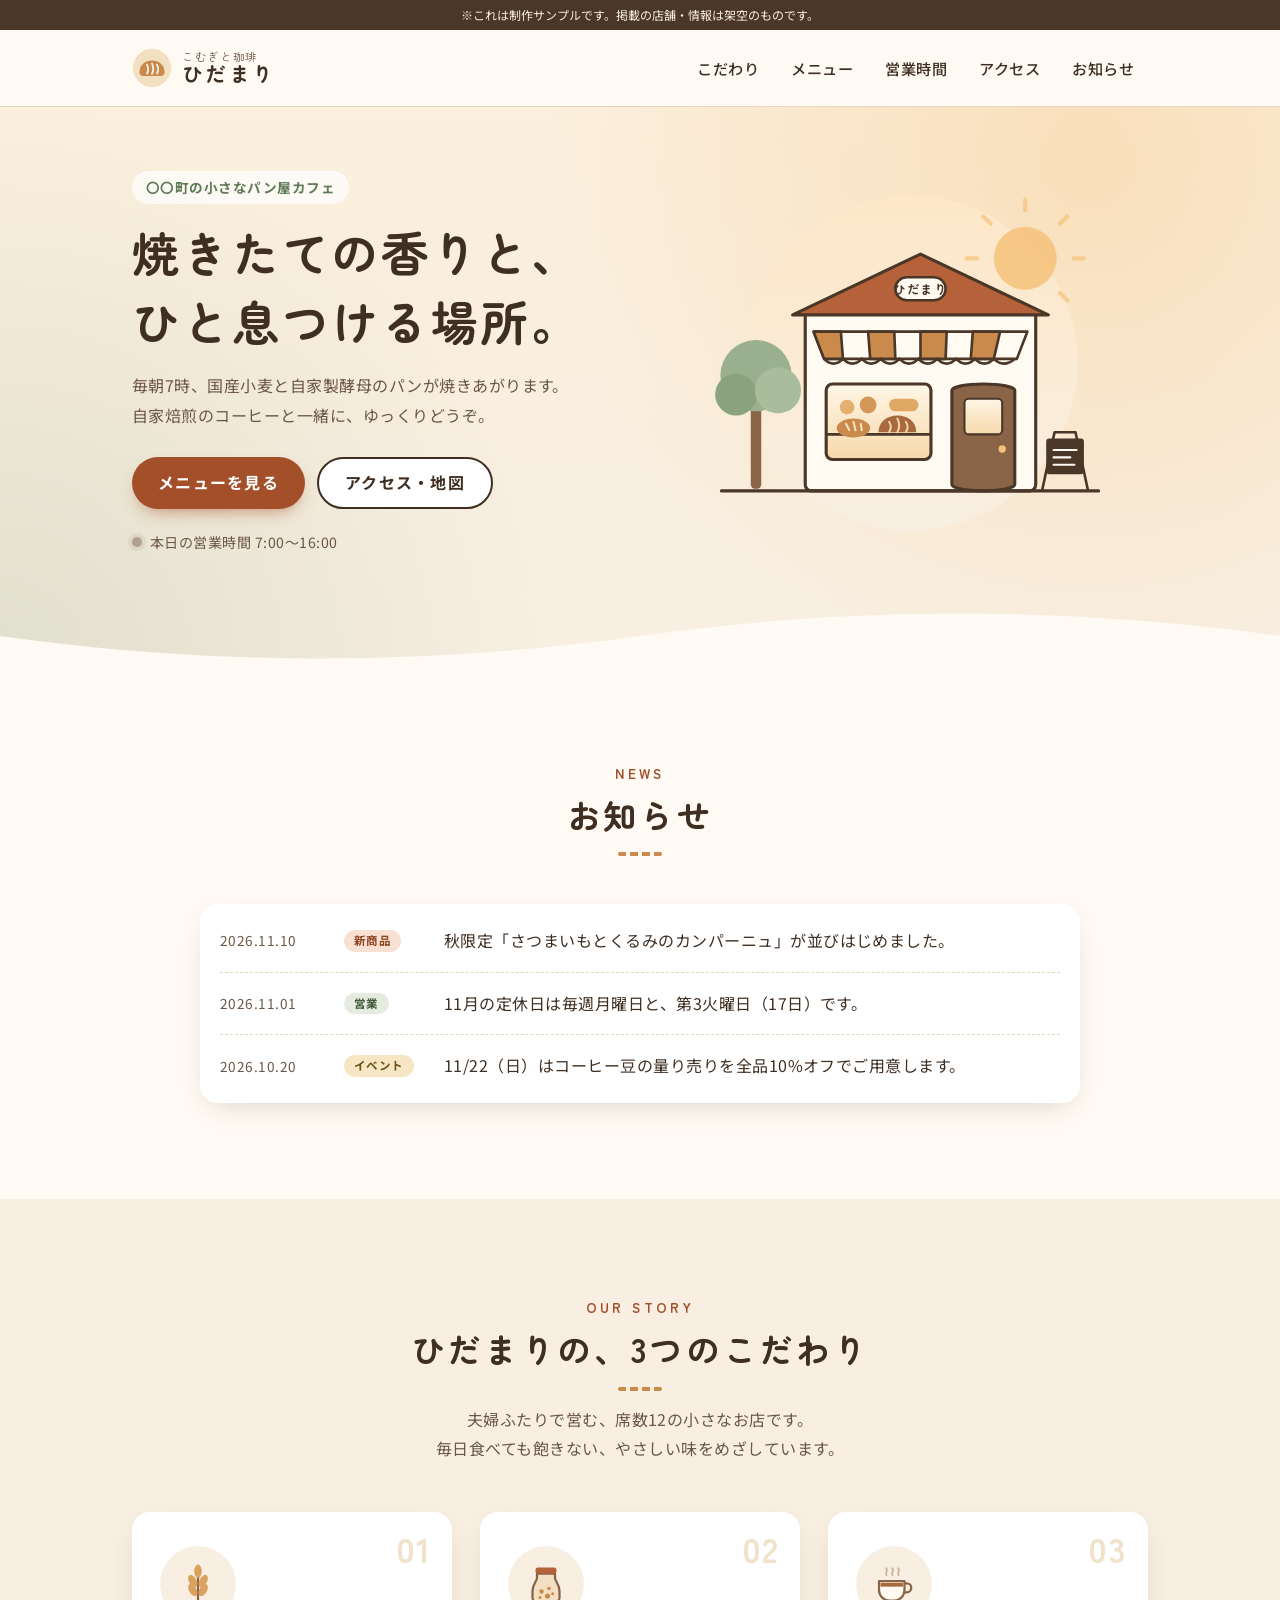
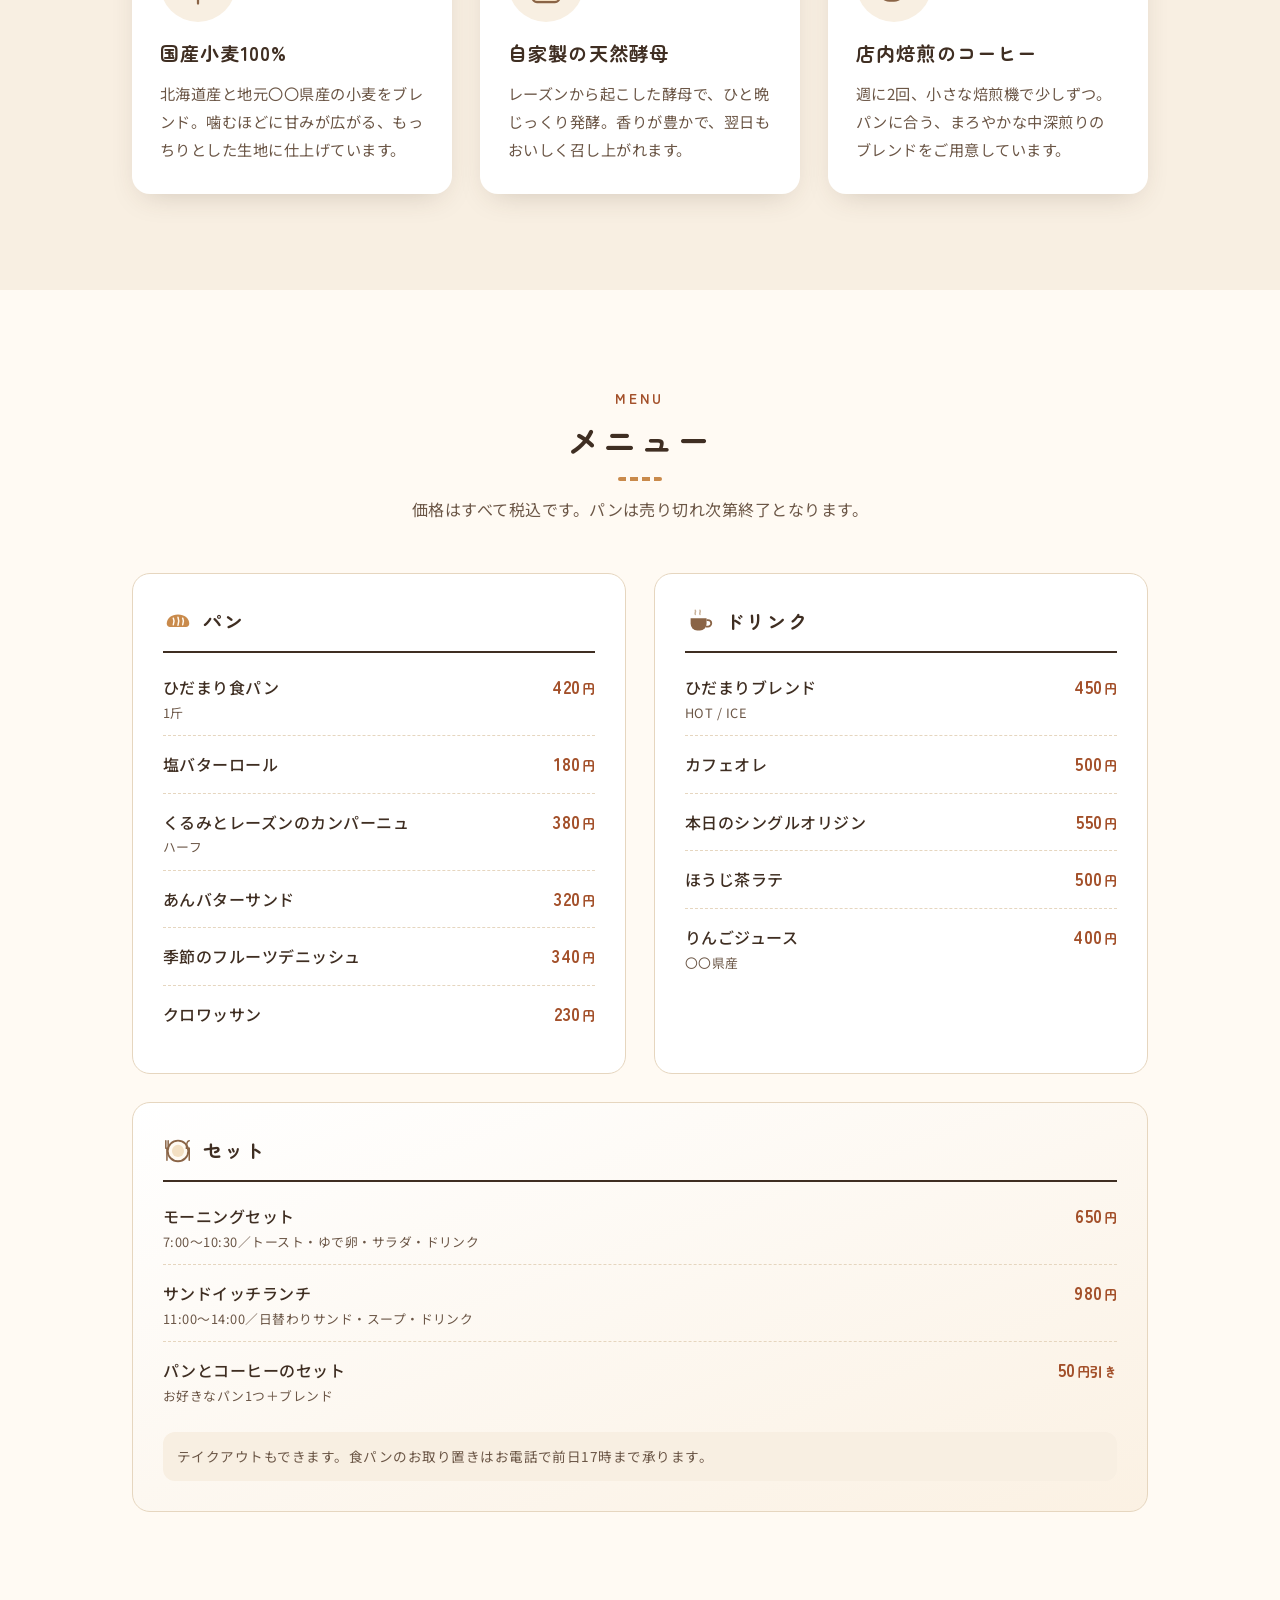
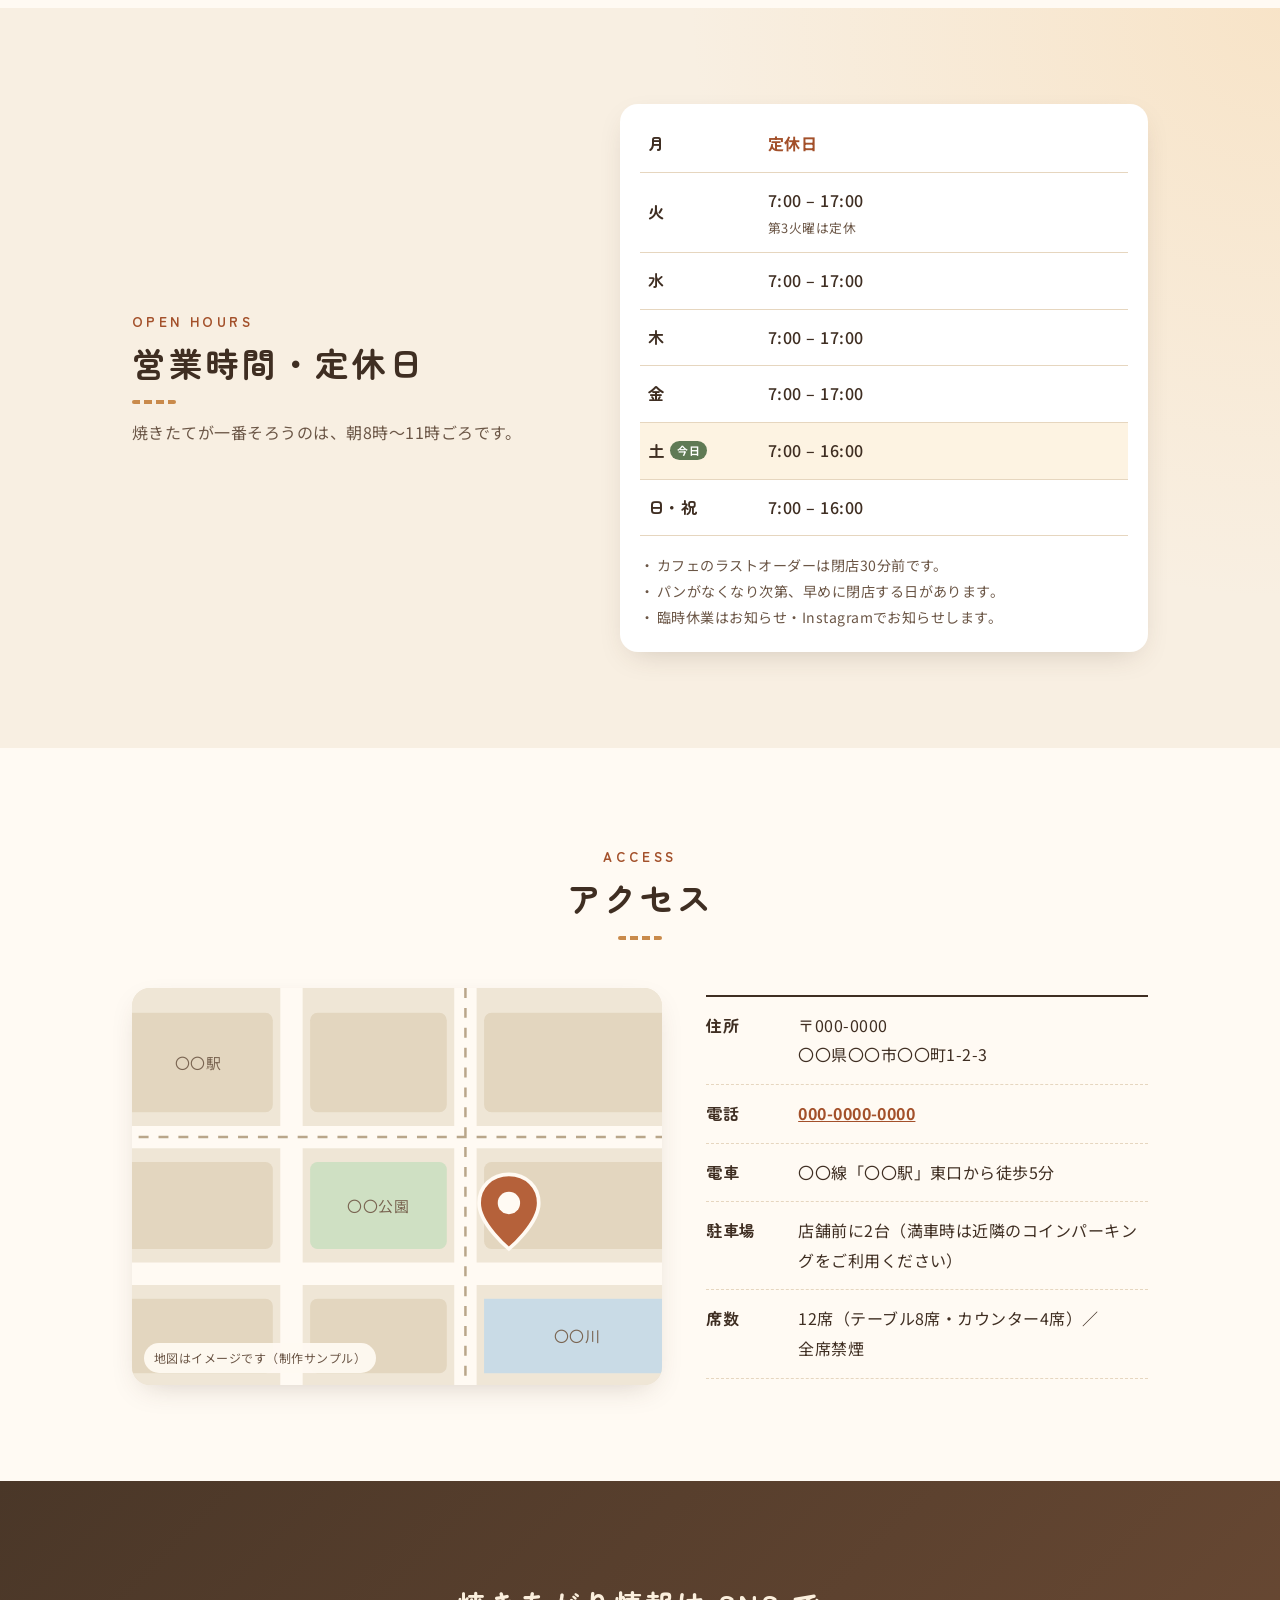
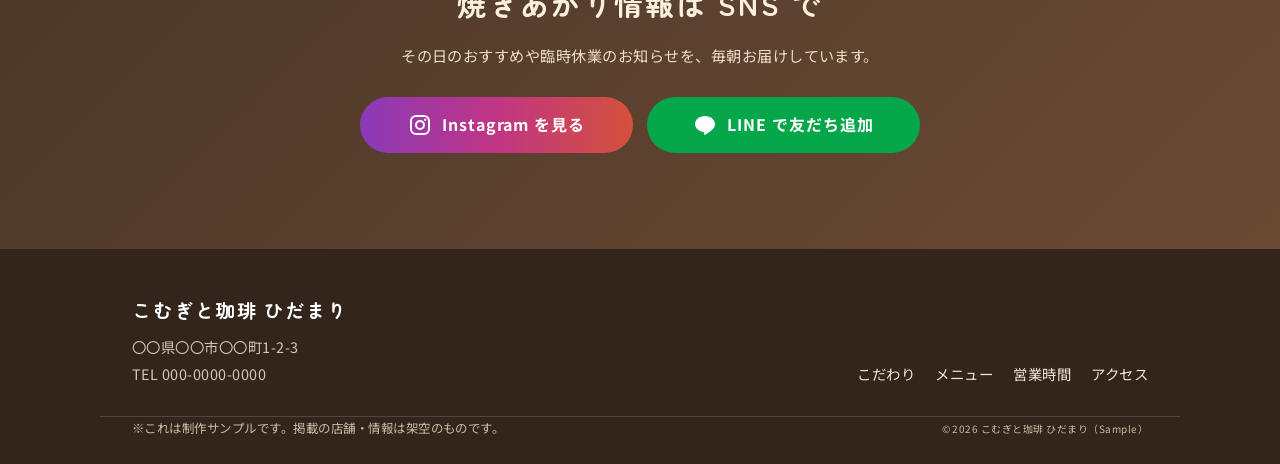
<file: works/sample-shop/index.html>
<!doctype html>
<html lang="ja">
<head>
  <meta charset="utf-8">
  <meta name="viewport" content="width=device-width, initial-scale=1">
  <title>こむぎと珈琲 ひだまり｜〇〇町の小さなパン屋カフェ（制作サンプル）</title>
  <meta name="description" content="〇〇町の小さなパン屋カフェ「こむぎと珈琲 ひだまり」。国産小麦と自家製酵母のパン、自家焙煎のコーヒーでほっとひと息。※制作サンプル用の架空の店舗です。">
  <meta name="theme-color" content="#f8efe2">
  <meta name="robots" content="noindex">

  <meta property="og:type" content="website">
  <meta property="og:locale" content="ja_JP">
  <meta property="og:site_name" content="こむぎと珈琲 ひだまり（制作サンプル）">
  <meta property="og:title" content="こむぎと珈琲 ひだまり｜〇〇町の小さなパン屋カフェ">
  <meta property="og:description" content="国産小麦と自家製酵母のパン、自家焙煎のコーヒー。焼きたての香りと、ひと息つける場所。※制作サンプル（架空の店舗）です。">
  <meta name="twitter:card" content="summary">

  <link rel="icon" href="data:image/svg+xml,%3Csvg xmlns='http://www.w3.org/2000/svg' viewBox='0 0 64 64'%3E%3Crect width='64' height='64' rx='16' fill='%23f8efe2'/%3E%3Cpath d='M12 38c0-11 9-18 20-18s20 7 20 18c0 4-3 6-6 6H18c-3 0-6-2-6-6z' fill='%23c98a4b'/%3E%3Cpath d='M24 26c2 4 2 10 0 14M32 24c2 5 2 12 0 16M40 26c2 4 2 10 0 14' stroke='%23f8efe2' stroke-width='3' fill='none' stroke-linecap='round'/%3E%3C/svg%3E">

  <link rel="preconnect" href="https://fonts.googleapis.com">
  <link rel="preconnect" href="https://fonts.gstatic.com" crossorigin>
  <link href="https://fonts.googleapis.com/css2?family=Noto+Sans+JP:wght@400;500;700&family=Zen+Maru+Gothic:wght@500;700&display=swap" rel="stylesheet">
  <link rel="stylesheet" href="style.css">
</head>
<body>
  <a class="skip-link" href="#main">本文へスキップ</a>

  <p class="sample-banner">※これは制作サンプルです。掲載の店舗・情報は架空のものです。</p>

  <header class="site-header" id="top">
    <div class="container header-inner">
      <a class="logo" href="#top" aria-label="こむぎと珈琲 ひだまり トップへ">
        <svg class="logo-mark" viewBox="0 0 48 48" aria-hidden="true">
          <circle cx="24" cy="24" r="23" fill="#f3dfc2"/>
          <path d="M9 29c0-8.5 6.7-14 15-14s15 5.5 15 14c0 3-2.2 4.5-4.5 4.5h-21C11.2 33.5 9 32 9 29z" fill="#c98a4b"/>
          <path d="M18 20c1.6 3 1.6 7.6 0 10.6M24 18.6c1.6 3.6 1.6 9 0 12.4M30 20c1.6 3 1.6 7.6 0 10.6" stroke="#f8efe2" stroke-width="2.2" fill="none" stroke-linecap="round"/>
        </svg>
        <span class="logo-text">
          <span class="logo-sub">こむぎと珈琲</span>
          <span class="logo-main">ひだまり</span>
        </span>
      </a>

      <button class="nav-toggle" type="button" aria-expanded="false" aria-controls="global-nav">
        <span class="nav-toggle-bar" aria-hidden="true"></span>
        <span class="visually-hidden">メニューを開く</span>
      </button>

      <nav class="global-nav" id="global-nav" aria-label="サイト内メニュー">
        <ul>
          <li><a href="#about">こだわり</a></li>
          <li><a href="#menu">メニュー</a></li>
          <li><a href="#hours">営業時間</a></li>
          <li><a href="#access">アクセス</a></li>
          <li><a href="#news">お知らせ</a></li>
        </ul>
      </nav>
    </div>
  </header>

  <main id="main">
    <!-- ヒーロー -->
    <section class="hero" aria-labelledby="hero-title">
      <div class="container hero-inner">
        <div class="hero-copy">
          <p class="hero-eyebrow">〇〇町の小さなパン屋カフェ</p>
          <h1 class="hero-title" id="hero-title"><span class="nw">焼きたての</span><span class="nw">香りと、</span><br><span class="nw">ひと息つける</span><span class="nw">場所。</span></h1>
          <p class="hero-lead">毎朝7時、国産小麦と自家製酵母のパンが焼きあがります。<br class="pc-only">自家焙煎のコーヒーと一緒に、ゆっくりどうぞ。</p>
          <div class="hero-actions">
            <a class="btn btn-primary" href="#menu">メニューを見る</a>
            <a class="btn btn-ghost" href="#access">アクセス・地図</a>
          </div>
          <p class="hero-open"><span class="dot" aria-hidden="true"></span><span id="today-status">営業時間 7:00〜17:00（月曜定休）</span></p>
        </div>

        <div class="hero-art" aria-hidden="true">
          <svg viewBox="0 0 420 340" class="shop-illust">
            <defs>
              <linearGradient id="g-sky" x1="0" y1="0" x2="0" y2="1">
                <stop offset="0" stop-color="#fde7c8"/>
                <stop offset="1" stop-color="#f8efe2"/>
              </linearGradient>
              <linearGradient id="g-window" x1="0" y1="0" x2="0" y2="1">
                <stop offset="0" stop-color="#fff6e6"/>
                <stop offset="1" stop-color="#f6d9ab"/>
              </linearGradient>
            </defs>
            <circle cx="210" cy="170" r="160" fill="url(#g-sky)"/>
            <circle cx="320" cy="70" r="30" fill="#f6c27a" opacity=".85"/>
            <g stroke="#f6c27a" stroke-width="4" stroke-linecap="round" opacity=".7">
              <path d="M320 24v-10M320 126v10M274 70h-10M366 70h10M287 37l-7-7M353 103l7 7M353 37l7-7M287 103l-7 7"/>
            </g>
            <!-- 木 -->
            <rect x="58" y="200" width="10" height="90" rx="4" fill="#8a6446"/>
            <circle cx="63" cy="182" r="34" fill="#9bb08f"/>
            <circle cx="44" cy="200" r="20" fill="#8aa37e"/>
            <circle cx="84" cy="196" r="22" fill="#a9bd9c"/>
            <!-- 建物 -->
            <rect x="110" y="120" width="220" height="172" rx="6" fill="#fffaf2" stroke="#4a3728" stroke-width="3"/>
            <path d="M98 124 220 66l122 58z" fill="#b5613a" stroke="#4a3728" stroke-width="3" stroke-linejoin="round"/>
            <rect x="196" y="88" width="48" height="22" rx="11" fill="#fffaf2" stroke="#4a3728" stroke-width="2.5"/>
            <text x="220" y="104" text-anchor="middle" font-size="12" font-family="'Zen Maru Gothic', sans-serif" font-weight="700" fill="#4a3728">ひだまり</text>
            <!-- 日よけ -->
            <g stroke="#4a3728" stroke-width="2.5" stroke-linejoin="round">
              <path d="M118 140h204l-10 26H128z" fill="#fffaf2"/>
              <path d="M128 166l-10-26h26l2 26zM172 166l-2-26h25l1 26zM220 166v-26h25l-1 26zM268 166l2-26h26l-6 26z" fill="#c98a4b"/>
            </g>
            <g fill="none" stroke="#4a3728" stroke-width="2.5">
              <path d="M128 166q9 9 18 0q9 9 18 0q9 9 18 0q9 9 18 0q9 9 18 0q9 9 18 0q9 9 18 0q9 9 18 0q9 9 18 0q9 9 20 0"/>
            </g>
            <!-- 窓 -->
            <rect x="130" y="190" width="100" height="72" rx="6" fill="url(#g-window)" stroke="#4a3728" stroke-width="3"/>
            <path d="M130 238h100" stroke="#4a3728" stroke-width="2.5"/>
            <ellipse cx="156" cy="232" rx="16" ry="9" fill="#c98a4b"/>
            <path d="M149 228l3 6M156 226l2 8M163 228l1 6" stroke="#f8e2c0" stroke-width="2" stroke-linecap="round"/>
            <path d="M180 236c0-10 8-16 18-16s18 6 18 16z" fill="#a8693c"/>
            <path d="M190 226c2 3 2 7 0 10M198 223c2 4 2 9 0 13M206 226c2 3 2 7 0 10" stroke="#f3d3a6" stroke-width="2" fill="none" stroke-linecap="round"/>
            <circle cx="150" cy="212" r="7" fill="#e4b071"/>
            <circle cx="170" cy="210" r="8" fill="#d39859"/>
            <rect x="190" y="204" width="28" height="12" rx="6" fill="#e0a865"/>
            <!-- ドア -->
            <rect x="250" y="190" width="60" height="102" rx="30" ry="6" fill="#8a6446" stroke="#4a3728" stroke-width="3"/>
            <rect x="262" y="204" width="36" height="34" rx="4" fill="url(#g-window)" stroke="#4a3728" stroke-width="2"/>
            <circle cx="298" cy="252" r="3.5" fill="#f6c27a"/>
            <!-- 地面・看板 -->
            <path d="M30 292h360" stroke="#4a3728" stroke-width="3" stroke-linecap="round"/>
            <g transform="translate(330 236)">
              <path d="M6 56 18 0h20l12 56" fill="none" stroke="#4a3728" stroke-width="2.5" stroke-linejoin="round"/>
              <rect x="10" y="6" width="36" height="34" rx="3" fill="#4a3728"/>
              <path d="M17 17h22M17 24h16M17 31h20" stroke="#fffaf2" stroke-width="2" stroke-linecap="round"/>
            </g>
          </svg>
        </div>
      </div>
      <svg class="hero-wave" viewBox="0 0 1440 60" preserveAspectRatio="none" aria-hidden="true">
        <path d="M0 30c240 30 480 30 720 0s480-30 720 0v30H0z" fill="#fffaf3"/>
      </svg>
    </section>

    <!-- お知らせ -->
    <section class="section section-news" id="news" aria-labelledby="news-title">
      <div class="container">
        <div class="section-head">
          <p class="section-en">News</p>
          <h2 class="section-title" id="news-title">お知らせ</h2>
        </div>
        <ul class="news-list">
          <li class="news-item">
            <time datetime="2026-11-10">2026.11.10</time>
            <span class="news-tag tag-new">新商品</span>
            <p>秋限定「さつまいもとくるみのカンパーニュ」が並びはじめました。</p>
          </li>
          <li class="news-item">
            <time datetime="2026-11-01">2026.11.01</time>
            <span class="news-tag tag-info">営業</span>
            <p>11月の定休日は毎週月曜日と、第3火曜日（17日）です。</p>
          </li>
          <li class="news-item">
            <time datetime="2026-10-20">2026.10.20</time>
            <span class="news-tag tag-event">イベント</span>
            <p>11/22（日）はコーヒー豆の量り売りを全品10%オフでご用意します。</p>
          </li>
        </ul>
      </div>
    </section>

    <!-- こだわり -->
    <section class="section section-about" id="about" aria-labelledby="about-title">
      <div class="container">
        <div class="section-head">
          <p class="section-en">Our Story</p>
          <h2 class="section-title" id="about-title">ひだまりの、3つのこだわり</h2>
          <p class="section-lead">夫婦ふたりで営む、席数12の小さなお店です。<br class="pc-only">毎日食べても飽きない、やさしい味をめざしています。</p>
        </div>

        <ol class="feature-list">
          <li class="feature-card">
            <div class="feature-icon" aria-hidden="true">
              <svg viewBox="0 0 64 64"><path d="M32 58V22" stroke="#8a6446" stroke-width="3" stroke-linecap="round"/><g fill="#d9a35f"><ellipse cx="25" cy="40" rx="5" ry="9" transform="rotate(-30 25 40)"/><ellipse cx="39" cy="40" rx="5" ry="9" transform="rotate(30 39 40)"/><ellipse cx="25" cy="28" rx="5" ry="9" transform="rotate(-30 25 28)"/><ellipse cx="39" cy="28" rx="5" ry="9" transform="rotate(30 39 28)"/><ellipse cx="32" cy="15" rx="5" ry="9"/></g></svg>
            </div>
            <p class="feature-num">01</p>
            <h3 class="feature-title">国産小麦100%</h3>
            <p>北海道産と地元〇〇県産の小麦をブレンド。噛むほどに甘みが広がる、もっちりとした生地に仕上げています。</p>
          </li>
          <li class="feature-card">
            <div class="feature-icon" aria-hidden="true">
              <svg viewBox="0 0 64 64"><path d="M20 18h24v6c0 4 6 8 6 18v8a6 6 0 0 1-6 6H20a6 6 0 0 1-6-6v-8c0-10 6-14 6-18z" fill="#f3dfc2" stroke="#8a6446" stroke-width="3" stroke-linejoin="round"/><rect x="18" y="10" width="28" height="8" rx="3" fill="#b5613a"/><g fill="#c98a4b"><circle cx="26" cy="42" r="3"/><circle cx="36" cy="38" r="2.4"/><circle cx="34" cy="48" r="3.4"/><circle cx="41" cy="45" r="2"/><circle cx="24" cy="50" r="2"/></g></svg>
            </div>
            <p class="feature-num">02</p>
            <h3 class="feature-title">自家製の天然酵母</h3>
            <p>レーズンから起こした酵母で、ひと晩じっくり発酵。香りが豊かで、翌日もおいしく召し上がれます。</p>
          </li>
          <li class="feature-card">
            <div class="feature-icon" aria-hidden="true">
              <svg viewBox="0 0 64 64"><path d="M12 28h34v12a14 14 0 0 1-14 14h-6a14 14 0 0 1-14-14z" fill="#fffaf2" stroke="#8a6446" stroke-width="3" stroke-linejoin="round"/><path d="M46 31h3a6 6 0 0 1 0 12h-4" fill="none" stroke="#8a6446" stroke-width="3"/><path d="M14 33h30" stroke="#a8693c" stroke-width="5"/><path d="M22 20c-2-3 2-5 0-9M30 20c-2-3 2-5 0-9M38 20c-2-3 2-5 0-9" stroke="#c9b29a" stroke-width="2.5" fill="none" stroke-linecap="round"/></svg>
            </div>
            <p class="feature-num">03</p>
            <h3 class="feature-title">店内焙煎のコーヒー</h3>
            <p>週に2回、小さな焙煎機で少しずつ。パンに合う、まろやかな中深煎りのブレンドをご用意しています。</p>
          </li>
        </ol>
      </div>
    </section>

    <!-- メニュー -->
    <section class="section section-menu" id="menu" aria-labelledby="menu-title">
      <div class="container">
        <div class="section-head">
          <p class="section-en">Menu</p>
          <h2 class="section-title" id="menu-title">メニュー</h2>
          <p class="section-lead">価格はすべて税込です。パンは売り切れ次第終了となります。</p>
        </div>

        <div class="menu-grid">
          <section class="menu-card" aria-labelledby="menu-bread">
            <h3 class="menu-cat" id="menu-bread">
              <svg viewBox="0 0 32 32" aria-hidden="true"><path d="M4 19c0-6 5-10 12-10s12 4 12 10c0 2-1.5 3.5-3.5 3.5h-17C5.5 22.5 4 21 4 19z" fill="#c98a4b"/><path d="M11 13c1 2 1 5 0 7M16 12c1 2.5 1 6 0 8.5M21 13c1 2 1 5 0 7" stroke="#fffaf2" stroke-width="1.6" fill="none" stroke-linecap="round"/></svg>
              パン
            </h3>
            <ul class="menu-list">
              <li><span class="menu-name">ひだまり食パン<small>1斤</small></span><span class="menu-price">420<span>円</span></span></li>
              <li><span class="menu-name">塩バターロール</span><span class="menu-price">180<span>円</span></span></li>
              <li><span class="menu-name">くるみとレーズンの<span class="nw">カンパーニュ</span><small>ハーフ</small></span><span class="menu-price">380<span>円</span></span></li>
              <li><span class="menu-name">あんバターサンド</span><span class="menu-price">320<span>円</span></span></li>
              <li><span class="menu-name">季節のフルーツデニッシュ</span><span class="menu-price">340<span>円</span></span></li>
              <li><span class="menu-name">クロワッサン</span><span class="menu-price">230<span>円</span></span></li>
            </ul>
          </section>

          <section class="menu-card" aria-labelledby="menu-drink">
            <h3 class="menu-cat" id="menu-drink">
              <svg viewBox="0 0 32 32" aria-hidden="true"><path d="M6 13h17v6a7 7 0 0 1-7 7h-3a7 7 0 0 1-7-7z" fill="#8a6446"/><path d="M23 15h1.5a3.5 3.5 0 0 1 0 7H22" fill="none" stroke="#8a6446" stroke-width="2"/><path d="M11 9c-1-1.5 1-2.5 0-4.5M16 9c-1-1.5 1-2.5 0-4.5" stroke="#c9b29a" stroke-width="1.6" fill="none" stroke-linecap="round"/></svg>
              ドリンク
            </h3>
            <ul class="menu-list">
              <li><span class="menu-name">ひだまりブレンド<small>HOT / ICE</small></span><span class="menu-price">450<span>円</span></span></li>
              <li><span class="menu-name">カフェオレ</span><span class="menu-price">500<span>円</span></span></li>
              <li><span class="menu-name">本日のシングルオリジン</span><span class="menu-price">550<span>円</span></span></li>
              <li><span class="menu-name">ほうじ茶ラテ</span><span class="menu-price">500<span>円</span></span></li>
              <li><span class="menu-name">りんごジュース<small>〇〇県産</small></span><span class="menu-price">400<span>円</span></span></li>
            </ul>
          </section>

          <section class="menu-card menu-card-set" aria-labelledby="menu-set">
            <h3 class="menu-cat" id="menu-set">
              <svg viewBox="0 0 32 32" aria-hidden="true"><circle cx="16" cy="17" r="11" fill="#fffaf2" stroke="#8a6446" stroke-width="2"/><circle cx="16" cy="17" r="6.5" fill="#f3dfc2"/><path d="M3 6v8M5.5 6v8M4.2 14v13M28 6c-2.5 0-3 4-3 8h3v13" stroke="#8a6446" stroke-width="1.6" fill="none" stroke-linecap="round"/></svg>
              セット
            </h3>
            <ul class="menu-list">
              <li><span class="menu-name">モーニングセット<small>7:00〜10:30／トースト・ゆで卵・サラダ・ドリンク</small></span><span class="menu-price">650<span>円</span></span></li>
              <li><span class="menu-name">サンドイッチランチ<small>11:00〜14:00／日替わりサンド・スープ・ドリンク</small></span><span class="menu-price">980<span>円</span></span></li>
              <li><span class="menu-name">パンとコーヒーのセット<small>お好きなパン1つ＋ブレンド</small></span><span class="menu-price">50<span>円引き</span></span></li>
            </ul>
            <p class="menu-note">テイクアウトもできます。食パンのお取り置きはお電話で前日17時まで承ります。</p>
          </section>
        </div>
      </div>
    </section>

    <!-- 営業時間 -->
    <section class="section section-hours" id="hours" aria-labelledby="hours-title">
      <div class="container hours-inner">
        <div class="section-head section-head-left">
          <p class="section-en">Open Hours</p>
          <h2 class="section-title" id="hours-title">営業時間・定休日</h2>
          <p class="section-lead">焼きたてが一番そろうのは、朝8時〜11時ごろです。</p>
        </div>

        <div class="hours-card">
          <table class="hours-table">
            <caption class="visually-hidden">曜日ごとの営業時間</caption>
            <tbody>
              <tr data-day="1" class="is-closed"><th scope="row">月</th><td>定休日</td></tr>
              <tr data-day="2"><th scope="row">火</th><td>7:00 – 17:00<small>第3火曜は定休</small></td></tr>
              <tr data-day="3"><th scope="row">水</th><td>7:00 – 17:00</td></tr>
              <tr data-day="4"><th scope="row">木</th><td>7:00 – 17:00</td></tr>
              <tr data-day="5"><th scope="row">金</th><td>7:00 – 17:00</td></tr>
              <tr data-day="6"><th scope="row">土</th><td>7:00 – 16:00</td></tr>
              <tr data-day="0"><th scope="row">日・祝</th><td>7:00 – 16:00</td></tr>
            </tbody>
          </table>
          <ul class="hours-notes">
            <li>カフェのラストオーダーは閉店30分前です。</li>
            <li>パンがなくなり次第、早めに閉店する日があります。</li>
            <li>臨時休業はお知らせ・Instagramでお知らせします。</li>
          </ul>
        </div>
      </div>
    </section>

    <!-- アクセス -->
    <section class="section section-access" id="access" aria-labelledby="access-title">
      <div class="container">
        <div class="section-head">
          <p class="section-en">Access</p>
          <h2 class="section-title" id="access-title">アクセス</h2>
        </div>

        <div class="access-grid">
          <div class="map-box" role="img" aria-label="地図のイメージ（サンプルのため実際の地図ではありません）">
            <svg viewBox="0 0 480 320" preserveAspectRatio="xMidYMid slice" aria-hidden="true">
              <rect width="480" height="320" fill="#efe6d6"/>
              <g fill="#e3d6bf">
                <rect x="20" y="20" width="120" height="80" rx="6"/>
                <rect x="170" y="20" width="110" height="80" rx="6"/>
                <rect x="310" y="20" width="150" height="80" rx="6"/>
                <rect x="20" y="140" width="120" height="70" rx="6"/>
                <rect x="310" y="140" width="150" height="70" rx="6"/>
                <rect x="20" y="250" width="120" height="60" rx="6"/>
                <rect x="170" y="250" width="110" height="60" rx="6"/>
              </g>
              <rect x="170" y="140" width="110" height="70" rx="6" fill="#cfe0c3"/>
              <path d="M310 250h150v60H310z" fill="#c9dbe6"/>
              <g stroke="#fffaf3" stroke-width="18" fill="none">
                <path d="M0 120h480M0 230h480M155 0v320M295 0v320"/>
              </g>
              <g stroke="#b9a68a" stroke-width="2" stroke-dasharray="8 8" fill="none">
                <path d="M0 120h480M295 0v320"/>
              </g>
              <g font-family="'Noto Sans JP', sans-serif" font-size="12" fill="#7a6552">
                <text x="225" y="180" text-anchor="middle">〇〇公園</text>
                <text x="385" y="285" text-anchor="middle">〇〇川</text>
                <text x="80" y="65" text-anchor="middle">〇〇駅</text>
              </g>
              <g transform="translate(330 150)">
                <path d="M0 0c-14 0-24 10-24 23 0 17 24 37 24 37s24-20 24-37C24 10 14 0 0 0z" fill="#b5613a" stroke="#fffaf3" stroke-width="3"/>
                <circle cy="23" r="9" fill="#fffaf3"/>
              </g>
            </svg>
            <p class="map-label">地図はイメージです（制作サンプル）</p>
          </div>

          <dl class="access-info">
            <div><dt>住所</dt><dd>〒000-0000<br>〇〇県〇〇市〇〇町1-2-3</dd></div>
            <div><dt>電話</dt><dd><a href="tel:000-0000-0000">000-0000-0000</a></dd></div>
            <div><dt>電車</dt><dd>〇〇線「〇〇駅」東口から<span class="nw">徒歩5分</span></dd></div>
            <div><dt>駐車場</dt><dd>店舗前に2台（満車時は近隣のコインパーキングをご利用ください）</dd></div>
            <div><dt>席数</dt><dd>12席（テーブル8席・カウンター4席）／<span class="nw">全席禁煙</span></dd></div>
          </dl>
        </div>
      </div>
    </section>

    <!-- SNS -->
    <section class="section section-sns" aria-labelledby="sns-title">
      <div class="container sns-inner">
        <h2 class="sns-title" id="sns-title">焼きあがり情報は SNS で</h2>
        <p class="sns-lead">その日のおすすめや臨時休業のお知らせを、毎朝お届けしています。</p>
        <div class="sns-buttons">
          <a class="sns-btn sns-insta" href="#">
            <svg viewBox="0 0 24 24" aria-hidden="true"><rect x="3" y="3" width="18" height="18" rx="5" fill="none" stroke="currentColor" stroke-width="2"/><circle cx="12" cy="12" r="4" fill="none" stroke="currentColor" stroke-width="2"/><circle cx="17.3" cy="6.7" r="1.2" fill="currentColor"/></svg>
            Instagram を見る
          </a>
          <a class="sns-btn sns-line" href="#">
            <svg viewBox="0 0 24 24" aria-hidden="true"><path d="M12 3C6.5 3 2 6.6 2 11c0 3.9 3.5 7.2 8.3 7.9.3.1.8.2.9.5.1.3.1.7 0 1l-.1.9c0 .3-.2 1 .9.5s6-3.5 8.2-6C21.4 14.2 22 12.7 22 11c0-4.4-4.5-8-10-8z" fill="currentColor"/></svg>
            LINE で友だち追加
          </a>
        </div>
      </div>
    </section>
  </main>

  <footer class="site-footer">
    <div class="container footer-inner">
      <div class="footer-brand">
        <p class="footer-name">こむぎと珈琲 ひだまり</p>
        <p class="footer-addr">〇〇県〇〇市〇〇町1-2-3<br>TEL 000-0000-0000</p>
      </div>
      <nav class="footer-nav" aria-label="フッターメニュー">
        <ul>
          <li><a href="#about">こだわり</a></li>
          <li><a href="#menu">メニュー</a></li>
          <li><a href="#hours">営業時間</a></li>
          <li><a href="#access">アクセス</a></li>
        </ul>
      </nav>
    </div>
    <div class="container footer-bottom">
      <p class="footer-note">※これは制作サンプルです。掲載の店舗・情報は架空のものです。</p>
      <p class="copyright"><small>&copy; <span id="year">2026</span> こむぎと珈琲 ひだまり（Sample）</small></p>
    </div>
  </footer>

  <script src="script.js" defer></script>
</body>
</html>
</file>
<file: works/sample-shop/style.css>
/* =========================================================
   こむぎと珈琲 ひだまり（制作サンプル） / mobile-first
   ========================================================= */
:root {
  --bg: #fffaf3;
  --bg-warm: #f8efe2;
  --bg-deep: #f1e2cc;
  --surface: #ffffff;
  --text: #3f2e22;
  --text-sub: #6b5646;
  --brown: #8a6446;
  --accent: #a3502a;      /* 文字にも使える濃いテラコッタ（白地でコントラスト 5.9:1） */
  --accent-soft: #c98a4b;
  --green: #5f7a55;
  --line: #e6d6bf;
  --shadow: 0 10px 30px -12px rgba(74, 55, 40, .25);
  --radius: 18px;
  --font-body: "Noto Sans JP", "Hiragino Kaku Gothic ProN", "Hiragino Sans", Meiryo, sans-serif;
  --font-head: "Zen Maru Gothic", "Noto Sans JP", "Hiragino Maru Gothic ProN", sans-serif;
  --header-h: 64px;
}

*, *::before, *::after { box-sizing: border-box; }

html {
  scroll-behavior: smooth;
  scroll-padding-top: calc(var(--header-h) + 8px);
  -webkit-text-size-adjust: 100%;
}
@media (prefers-reduced-motion: reduce) {
  html { scroll-behavior: auto; }
  *, *::before, *::after { transition: none !important; animation: none !important; }
}

body {
  margin: 0;
  background: var(--bg);
  color: var(--text);
  font-family: var(--font-body);
  font-size: 1rem;
  line-height: 1.85;
  letter-spacing: .03em;
  overflow-wrap: anywhere;
}

img, svg { display: block; max-width: 100%; }
a { color: var(--accent); }
a:hover { text-decoration-thickness: 2px; }
ul, ol { margin: 0; padding: 0; list-style: none; }
h1, h2, h3, p, dl, dd { margin: 0; }
small { font-size: .8em; }

:focus-visible { outline: 3px solid var(--accent); outline-offset: 3px; border-radius: 6px; }

.container { width: 100%; max-width: 1080px; margin: 0 auto; padding: 0 20px; }
.visually-hidden {
  position: absolute !important; width: 1px; height: 1px; margin: -1px; padding: 0;
  overflow: hidden; clip: rect(0 0 0 0); white-space: nowrap; border: 0;
}
.pc-only { display: none; }
.nw { display: inline-block; }

.skip-link {
  position: absolute; left: 12px; top: -60px; z-index: 100;
  background: var(--text); color: #fff; padding: 8px 14px; border-radius: 8px;
}
.skip-link:focus { top: 12px; }

/* ---------- サンプル表記 ---------- */
.sample-banner {
  background: #4a3728;
  color: #f8efe2;
  font-size: .68rem;
  line-height: 1.5;
  text-align: center;
  padding: 6px 8px;
  letter-spacing: 0;
}

/* ---------- ヘッダー ---------- */
.site-header {
  position: sticky; top: 0; z-index: 50;
  background: rgba(255, 250, 243, .92);
  backdrop-filter: saturate(1.2) blur(8px);
  -webkit-backdrop-filter: saturate(1.2) blur(8px);
  border-bottom: 1px solid var(--line);
}
.header-inner {
  display: flex; align-items: center; justify-content: space-between;
  min-height: var(--header-h);
}
.logo { display: flex; align-items: center; gap: 10px; color: var(--text); text-decoration: none; }
.logo-mark { width: 40px; height: 40px; flex: none; }
.logo-text { display: flex; flex-direction: column; line-height: 1.15; font-family: var(--font-head); }
.logo-sub { font-size: .7rem; color: var(--text-sub); letter-spacing: .15em; }
.logo-main { font-size: 1.3rem; font-weight: 700; letter-spacing: .12em; }

.nav-toggle {
  position: relative; width: 44px; height: 44px; border: 0; border-radius: 12px;
  background: var(--bg-warm); cursor: pointer;
}
.nav-toggle-bar,
.nav-toggle-bar::before,
.nav-toggle-bar::after {
  position: absolute; left: 12px; width: 20px; height: 2px; border-radius: 2px;
  background: var(--text); transition: transform .25s, opacity .25s;
}
.nav-toggle-bar { top: 21px; }
.nav-toggle-bar::before, .nav-toggle-bar::after { content: ""; left: 0; }
.nav-toggle-bar::before { top: -7px; }
.nav-toggle-bar::after { top: 7px; }
.nav-toggle[aria-expanded="true"] .nav-toggle-bar { background: transparent; }
.nav-toggle[aria-expanded="true"] .nav-toggle-bar::before { transform: translateY(7px) rotate(45deg); }
.nav-toggle[aria-expanded="true"] .nav-toggle-bar::after { transform: translateY(-7px) rotate(-45deg); }

.global-nav {
  position: absolute; left: 0; right: 0; top: 100%;
  background: var(--bg);
  border-bottom: 1px solid var(--line);
  box-shadow: var(--shadow);
  display: none;
}
.global-nav.is-open { display: block; }
.global-nav ul { padding: 8px 20px 16px; }
.global-nav a {
  display: block; padding: 12px 4px; color: var(--text); text-decoration: none;
  font-weight: 500; border-bottom: 1px dashed var(--line);
}
.global-nav li:last-child a { border-bottom: 0; }

/* ---------- ボタン ---------- */
.btn {
  display: inline-flex; align-items: center; justify-content: center;
  min-height: 52px; padding: 0 26px; border-radius: 999px;
  font-weight: 700; text-decoration: none; letter-spacing: .08em;
  transition: transform .2s, box-shadow .2s, background-color .2s;
}
.btn:hover { transform: translateY(-2px); }
.btn-primary { background: var(--accent); color: #fff; box-shadow: 0 8px 18px -8px rgba(163, 80, 42, .7); }
.btn-primary:hover { background: #8e4422; }
.btn-ghost { background: var(--surface); color: var(--text); border: 2px solid var(--text); }

/* ---------- ヒーロー ---------- */
.hero {
  position: relative;
  background:
    radial-gradient(circle at 85% 10%, rgba(246, 194, 122, .35), transparent 45%),
    radial-gradient(circle at 0% 100%, rgba(155, 176, 143, .25), transparent 40%),
    linear-gradient(180deg, #fbefdd 0%, var(--bg-warm) 100%);
  padding: 40px 0 72px;
  overflow: hidden;
}
.hero-inner { display: grid; gap: 28px; }
.hero-eyebrow {
  display: inline-block; font-size: .85rem; font-weight: 700; color: var(--green);
  background: rgba(255, 255, 255, .7); border-radius: 999px; padding: 4px 14px;
}
.hero-title {
  margin-top: 14px;
  font-family: var(--font-head);
  font-size: clamp(1.85rem, 7.6vw, 3.3rem);
  line-height: 1.45; letter-spacing: .06em; font-weight: 700;
}
.hero-lead { margin-top: 16px; color: var(--text-sub); }
.hero-actions { display: flex; flex-wrap: wrap; gap: 12px; margin-top: 26px; }
.hero-actions .btn { flex: 1 1 100%; white-space: nowrap; }
.hero-open {
  display: flex; align-items: center; gap: 8px; margin-top: 20px;
  font-size: .88rem; color: var(--text-sub);
}
.hero-open .dot { width: 10px; height: 10px; border-radius: 50%; background: var(--green); flex: none; box-shadow: 0 0 0 4px rgba(95, 122, 85, .18); }
.hero-open.is-closed .dot { background: #b0a090; box-shadow: 0 0 0 4px rgba(176, 160, 144, .2); }
.hero-art { max-width: 440px; margin: 0 auto; width: 100%; }
.shop-illust { width: 100%; height: auto; }
.hero-wave { position: absolute; left: 0; bottom: -1px; width: 100%; height: 40px; }

/* ---------- セクション共通 ---------- */
.section { padding: 64px 0; }
.section-head { text-align: center; margin-bottom: 36px; }
.section-head-left { text-align: center; }
.section-en {
  font-family: var(--font-head); font-size: .85rem; font-weight: 700;
  color: var(--accent); letter-spacing: .25em; text-transform: uppercase;
}
.section-title {
  position: relative; display: inline-block; margin-top: 4px;
  font-family: var(--font-head); font-size: clamp(1.5rem, 5.6vw, 2.1rem);
  line-height: 1.5; letter-spacing: .08em;
}
.section-title::after {
  content: ""; display: block; width: 44px; height: 4px; margin: 12px auto 0;
  border-radius: 4px;
  background: repeating-linear-gradient(90deg, var(--accent-soft) 0 8px, transparent 8px 12px);
}
.section-lead { margin-top: 14px; color: var(--text-sub); }

/* ---------- お知らせ ---------- */
.section-news { padding-top: 48px; }
.news-list {
  max-width: 880px; margin: 0 auto; background: var(--surface);
  border-radius: var(--radius); box-shadow: var(--shadow); padding: 6px 20px;
}
.news-item {
  display: grid; grid-template-columns: auto 1fr; gap: 4px 12px; align-items: center;
  padding: 16px 0; border-bottom: 1px dashed var(--line);
}
.news-item:last-child { border-bottom: 0; }
.news-item time { font-size: .85rem; color: var(--text-sub); font-variant-numeric: tabular-nums; }
.news-item p { grid-column: 1 / -1; }
.news-tag {
  justify-self: start; font-size: .72rem; font-weight: 700; line-height: 1;
  padding: 5px 10px; border-radius: 999px;
}
.tag-new { background: #f8e1d3; color: #8e4422; }
.tag-info { background: #e5ecdf; color: #445a3b; }
.tag-event { background: #f6e6c4; color: #6d4f16; }

/* ---------- こだわり ---------- */
.section-about { background: var(--bg-warm); }
.feature-list { display: grid; gap: 20px; }
.feature-card {
  position: relative; background: var(--surface); border-radius: var(--radius);
  padding: 28px 24px 26px; box-shadow: var(--shadow);
}
.feature-icon {
  width: 76px; height: 76px; border-radius: 50%; background: var(--bg-warm);
  display: grid; place-items: center; margin-bottom: 14px;
}
.feature-icon svg { width: 48px; height: 48px; }
.feature-num {
  position: absolute; top: 18px; right: 22px;
  font-family: var(--font-head); font-size: 2.2rem; font-weight: 700; line-height: 1;
  color: var(--bg-deep);
}
.feature-title { font-family: var(--font-head); font-size: 1.2rem; margin-bottom: 8px; letter-spacing: .06em; }
.feature-card p:last-child { color: var(--text-sub); font-size: .95rem; }

/* ---------- メニュー ---------- */
.menu-grid { display: grid; gap: 20px; }
.menu-card {
  background: var(--surface); border: 1px solid var(--line); border-radius: var(--radius);
  padding: 24px 20px;
}
.menu-card-set { background: linear-gradient(160deg, #fff 0%, #fbf1e3 100%); }
.menu-cat {
  display: flex; align-items: center; gap: 10px;
  font-family: var(--font-head); font-size: 1.2rem; letter-spacing: .1em;
  padding-bottom: 12px; margin-bottom: 6px; border-bottom: 2px solid var(--text);
}
.menu-cat svg { width: 30px; height: 30px; flex: none; }
.menu-list li {
  display: flex; align-items: baseline; gap: 10px;
  padding: 12px 0; border-bottom: 1px dashed var(--line);
}
.menu-list li:last-child { border-bottom: 0; }
.menu-name { flex: 1; min-width: 0; font-weight: 500; }
.menu-name small { display: block; font-weight: 400; color: var(--text-sub); line-height: 1.6; }
.menu-price {
  flex: none; font-family: var(--font-head); font-weight: 700; font-size: 1.1rem;
  color: var(--accent); font-variant-numeric: tabular-nums;
}
.menu-price span { font-size: .75em; margin-left: 1px; }
.menu-note {
  margin-top: 14px; font-size: .85rem; color: var(--text-sub);
  background: var(--bg-warm); border-radius: 12px; padding: 12px 14px;
}

/* ---------- 営業時間 ---------- */
.section-hours {
  background:
    radial-gradient(circle at 100% 0%, rgba(246, 194, 122, .25), transparent 40%),
    var(--bg-warm);
}
.hours-inner { display: grid; gap: 8px; }
.hours-card {
  background: var(--surface); border-radius: var(--radius); box-shadow: var(--shadow);
  padding: 12px 20px 22px; width: 100%; max-width: 560px; margin: 0 auto;
}
.hours-table { width: 100%; border-collapse: collapse; }
.hours-table th, .hours-table td {
  padding: 13px 8px; border-bottom: 1px solid var(--line); text-align: left; vertical-align: middle;
}
.hours-table th { width: 7.5em; white-space: nowrap; font-family: var(--font-head); font-weight: 700; }
.hours-table td { font-variant-numeric: tabular-nums; font-weight: 500; }
.hours-table td small { display: block; font-weight: 400; color: var(--text-sub); }
.hours-table tr.is-closed td { color: var(--accent); font-weight: 700; }
.hours-table tr.is-today { background: #fdf3e2; }
.hours-table tr.is-today th::after {
  content: "今日"; display: inline-block; margin-left: 6px; padding: 2px 7px;
  font-family: var(--font-body); font-size: .68rem; line-height: 1.4; color: #fff;
  background: var(--green); border-radius: 999px; vertical-align: 2px;
}
.hours-notes { margin-top: 16px; font-size: .88rem; color: var(--text-sub); }
.hours-notes li { position: relative; padding-left: 1.2em; }
.hours-notes li::before { content: "・"; position: absolute; left: 0; }

/* ---------- アクセス ---------- */
.access-grid { display: grid; gap: 24px; }
.map-box {
  position: relative; border-radius: var(--radius); overflow: hidden;
  aspect-ratio: 4 / 3; box-shadow: var(--shadow); background: #efe6d6;
}
.map-box svg { width: 100%; height: 100%; }
.map-label {
  position: absolute; left: 12px; bottom: 12px;
  background: rgba(255, 250, 243, .94); color: var(--text-sub);
  font-size: .75rem; padding: 4px 10px; border-radius: 999px;
}
.access-info > div {
  display: grid; grid-template-columns: 5em 1fr; gap: 12px;
  padding: 14px 0; border-bottom: 1px dashed var(--line);
}
.access-info > div:first-child { border-top: 2px solid var(--text); }
.access-info dt { font-weight: 700; font-family: var(--font-head); }
.access-info a { font-weight: 700; font-variant-numeric: tabular-nums; }

/* ---------- SNS ---------- */
.section-sns {
  background: linear-gradient(135deg, #4a3728 0%, #6b4a34 100%);
  color: #fbefdd; text-align: center;
}
.sns-title { font-family: var(--font-head); font-size: clamp(1.35rem, 5vw, 1.8rem); letter-spacing: .08em; }
.sns-lead { margin-top: 10px; color: #ecdcc6; font-size: .95rem; }
.sns-buttons { display: grid; gap: 14px; margin: 28px auto 0; max-width: 560px; }
.sns-btn {
  display: flex; align-items: center; justify-content: center; gap: 10px;
  min-height: 56px; border-radius: 999px; font-weight: 700; text-decoration: none;
  letter-spacing: .06em; transition: transform .2s, filter .2s;
}
.sns-btn svg { width: 24px; height: 24px; flex: none; }
.sns-btn:hover { transform: translateY(-2px); filter: brightness(1.06); }
.sns-insta { background: linear-gradient(90deg, #8a3ab9, #c13584 50%, #d4513a); color: #fff; }
.sns-line { background: #06a64a; color: #fff; }

/* ---------- フッター ---------- */
.site-footer { background: #33251b; color: #e9dcc9; padding: 44px 0 24px; font-size: .9rem; }
.footer-inner { display: grid; gap: 24px; }
.footer-name { font-family: var(--font-head); font-size: 1.2rem; font-weight: 700; color: #fff; letter-spacing: .1em; }
.footer-addr { margin-top: 6px; color: #d6c6b0; }
.footer-nav ul { display: flex; flex-wrap: wrap; gap: 6px 20px; }
.footer-nav a { color: #f3e6d3; text-decoration: none; }
.footer-nav a:hover { text-decoration: underline; }
.footer-bottom {
  margin-top: 28px; padding-top: 18px; border-top: 1px solid rgba(255, 255, 255, .15);
  display: grid; gap: 6px; font-size: .78rem; color: #cbb9a2;
}

/* =========================================================
   Tablet 〜
   ========================================================= */
@media (min-width: 600px) {
  .feature-list { grid-template-columns: repeat(2, 1fr); }
  .feature-list > :last-child { grid-column: 1 / -1; }
  .menu-grid { grid-template-columns: repeat(2, 1fr); }
  .menu-card-set { grid-column: 1 / -1; }
  .sns-buttons { grid-template-columns: 1fr 1fr; }
  .hero-actions .btn { flex: 0 0 auto; }
  .sample-banner { font-size: .75rem; }
  .news-item { grid-template-columns: 7em 5.5em 1fr; }
  .news-item p { grid-column: auto; }
}

/* =========================================================
   Desktop 〜
   ========================================================= */
@media (min-width: 900px) {
  :root { --header-h: 76px; }
  .pc-only { display: inline; }
  .container { padding: 0 32px; }

  .nav-toggle { display: none; }
  .global-nav {
    position: static; display: block; background: none; border: 0; box-shadow: none;
  }
  .global-nav ul { display: flex; gap: 4px; padding: 0; }
  .global-nav a {
    border: 0; padding: 8px 14px; border-radius: 999px; font-size: .95rem;
    transition: background-color .2s;
  }
  .global-nav a:hover { background: var(--bg-warm); }

  .hero { padding: 64px 0 110px; }
  .hero-inner { grid-template-columns: 1.05fr 1fr; align-items: center; gap: 40px; }
  .hero-title { font-size: clamp(2.2rem, 3.7vw, 3.2rem); }
  .hero-actions .btn { flex: 0 0 auto; }
  .hero-wave { height: 60px; }

  .section { padding: 96px 0; }
  .section-head { margin-bottom: 48px; }

  .feature-list { grid-template-columns: repeat(3, 1fr); gap: 28px; }
  .feature-list > :last-child { grid-column: auto; }
  .feature-card { padding: 34px 28px 30px; }

  .menu-grid { grid-template-columns: repeat(2, 1fr); gap: 28px; }
  .menu-card { padding: 30px 30px; }

  .hours-inner { grid-template-columns: 1fr 1.2fr; align-items: center; gap: 48px; }
  .section-head-left { text-align: left; margin-bottom: 0; }
  .section-head-left .section-title::after { margin-left: 0; }

  .access-grid { grid-template-columns: 1.2fr 1fr; align-items: center; gap: 44px; }

  .footer-inner { grid-template-columns: 1fr auto; align-items: end; }
  .footer-bottom { grid-template-columns: 1fr auto; }
}
</file>
